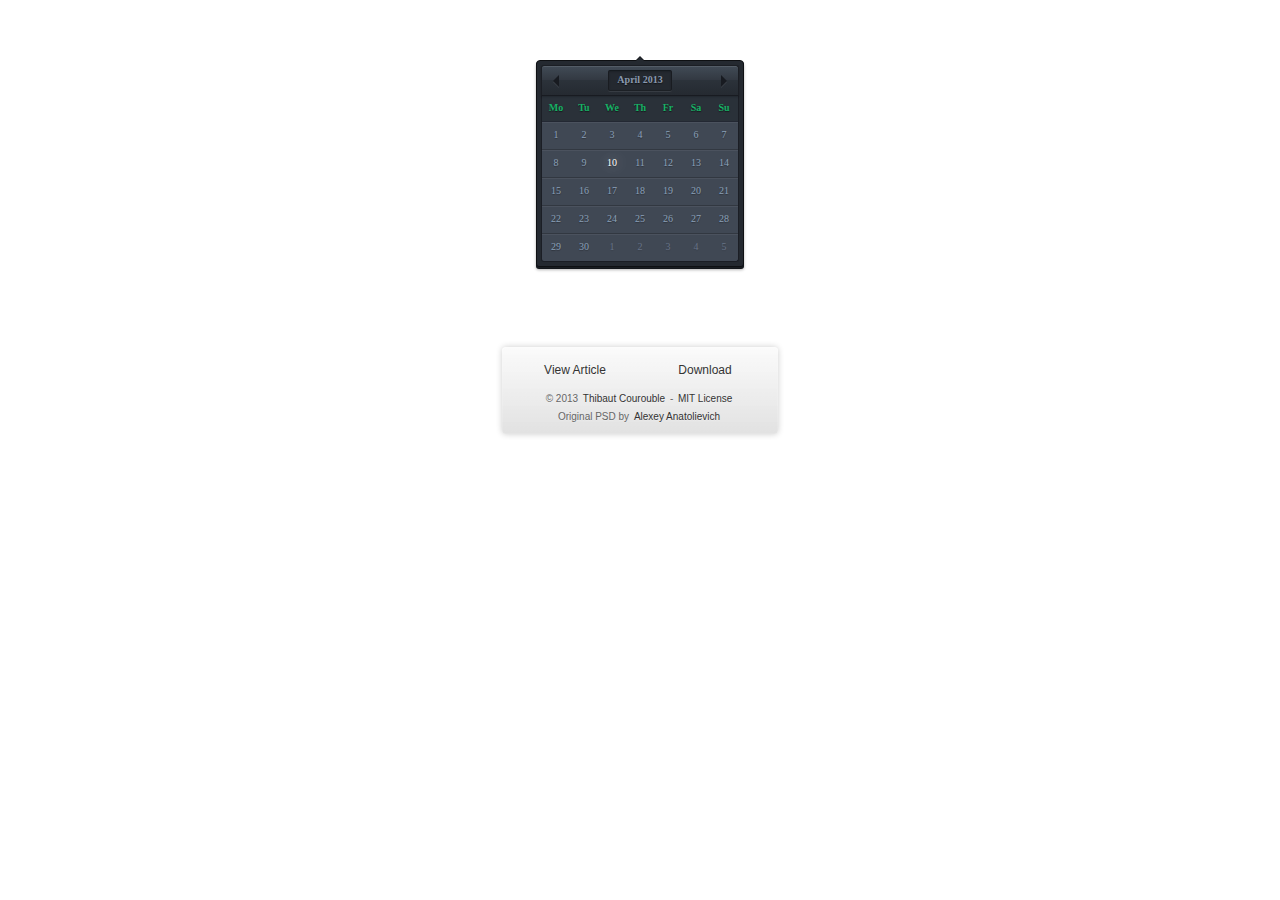
<file: calendar/index.html>
<!DOCTYPE html>
<!--[if lt IE 7]> <html class="lt-ie9 lt-ie8 lt-ie7" lang="en"> <![endif]-->
<!--[if IE 7]> <html class="lt-ie9 lt-ie8" lang="en"> <![endif]-->
<!--[if IE 8]> <html class="lt-ie9" lang="en"> <![endif]-->
<!--[if gt IE 8]><!--> <html lang="en"> <!--<![endif]-->
<head>
  <meta charset="utf-8">
  <meta http-equiv="X-UA-Compatible" content="IE=edge,chrome=1">
  <title>Dark Datepicker</title>
  <link rel="stylesheet" href="css/style.css">
  <!--[if lt IE 9]><script src="//html5shim.googlecode.com/svn/trunk/html5.js"></script><![endif]-->
</head>
<body>
  <table class="datepicker">
    <caption class="datepicker-caption">
      <a href="index.html" class="datepicker-prev">Previous</a>
      <span class="datepicker-title">April 2013</span>
      <a href="index.html" class="datepicker-next">Next</a>
    </caption>
    <thead class="datepicker-head">
      <tr>
        <th class="datepicker-th">Mo</th>
        <th class="datepicker-th">Tu</th>
        <th class="datepicker-th">We</th>
        <th class="datepicker-th">Th</th>
        <th class="datepicker-th">Fr</th>
        <th class="datepicker-th">Sa</th>
        <th class="datepicker-th">Su</th>
      </tr>
    </thead>
    <tbody class="datepicker-body">
      <tr>
        <td class="datepicker-td"><a href="index.html">1</a></td>
        <td class="datepicker-td"><a href="index.html">2</a></td>
        <td class="datepicker-td"><a href="index.html">3</a></td>
        <td class="datepicker-td"><a href="index.html">4</a></td>
        <td class="datepicker-td"><a href="index.html">5</a></td>
        <td class="datepicker-td"><a href="index.html">6</a></td>
        <td class="datepicker-td"><a href="index.html">7</a></td>
      </tr>
      <tr>
        <td class="datepicker-td"><a href="index.html">8</a></td>
        <td class="datepicker-td"><a href="index.html">9</a></td>
        <td class="datepicker-td today"><a href="index.html">10</a></td>
        <td class="datepicker-td"><a href="index.html">11</a></td>
        <td class="datepicker-td"><a href="index.html">12</a></td>
        <td class="datepicker-td"><a href="index.html">13</a></td>
        <td class="datepicker-td"><a href="index.html">14</a></td>
      </tr>
      <tr>
        <td class="datepicker-td"><a href="index.html">15</a></td>
        <td class="datepicker-td"><a href="index.html">16</a></td>
        <td class="datepicker-td"><a href="index.html">17</a></td>
        <td class="datepicker-td"><a href="index.html">18</a></td>
        <td class="datepicker-td"><a href="index.html">19</a></td>
        <td class="datepicker-td"><a href="index.html">20</a></td>
        <td class="datepicker-td"><a href="index.html">21</a></td>
      </tr>
      <tr>
        <td class="datepicker-td"><a href="index.html">22</a></td>
        <td class="datepicker-td"><a href="index.html">23</a></td>
        <td class="datepicker-td"><a href="index.html">24</a></td>
        <td class="datepicker-td"><a href="index.html">25</a></td>
        <td class="datepicker-td"><a href="index.html">26</a></td>
        <td class="datepicker-td"><a href="index.html">27</a></td>
        <td class="datepicker-td"><a href="index.html">28</a></td>
      </tr>
      <tr>
        <td class="datepicker-td"><a href="index.html">29</a></td>
        <td class="datepicker-td"><a href="index.html">30</a></td>
        <td class="datepicker-td off"><a href="index.html">1</a></td>
        <td class="datepicker-td off"><a href="index.html">2</a></td>
        <td class="datepicker-td off"><a href="index.html">3</a></td>
        <td class="datepicker-td off"><a href="index.html">4</a></td>
        <td class="datepicker-td off"><a href="index.html">5</a></td>
      </tr>
    </tbody>
  </table>

  <div class="about">
    <p class="about-links">
      <a href="http://www.cssflow.com/snippets/dark-datepicker" target="_parent">View Article</a>
      <a href="http://www.cssflow.com/snippets/dark-datepicker.zip" target="_parent">Download</a>
    </p>
    <p class="about-author">
      &copy; 2013 <a href="http://thibaut.me" target="_blank">Thibaut Courouble</a> -
      <a href="http://www.cssflow.com/mit-license" target="_blank">MIT License</a><br>
      Original PSD by <a href="http://dribbble.com/shots/899662-Putty-Pack" target="_blank">Alexey Anatolievich</a>
    </p>
  </div>
</body>
</html>
</file>
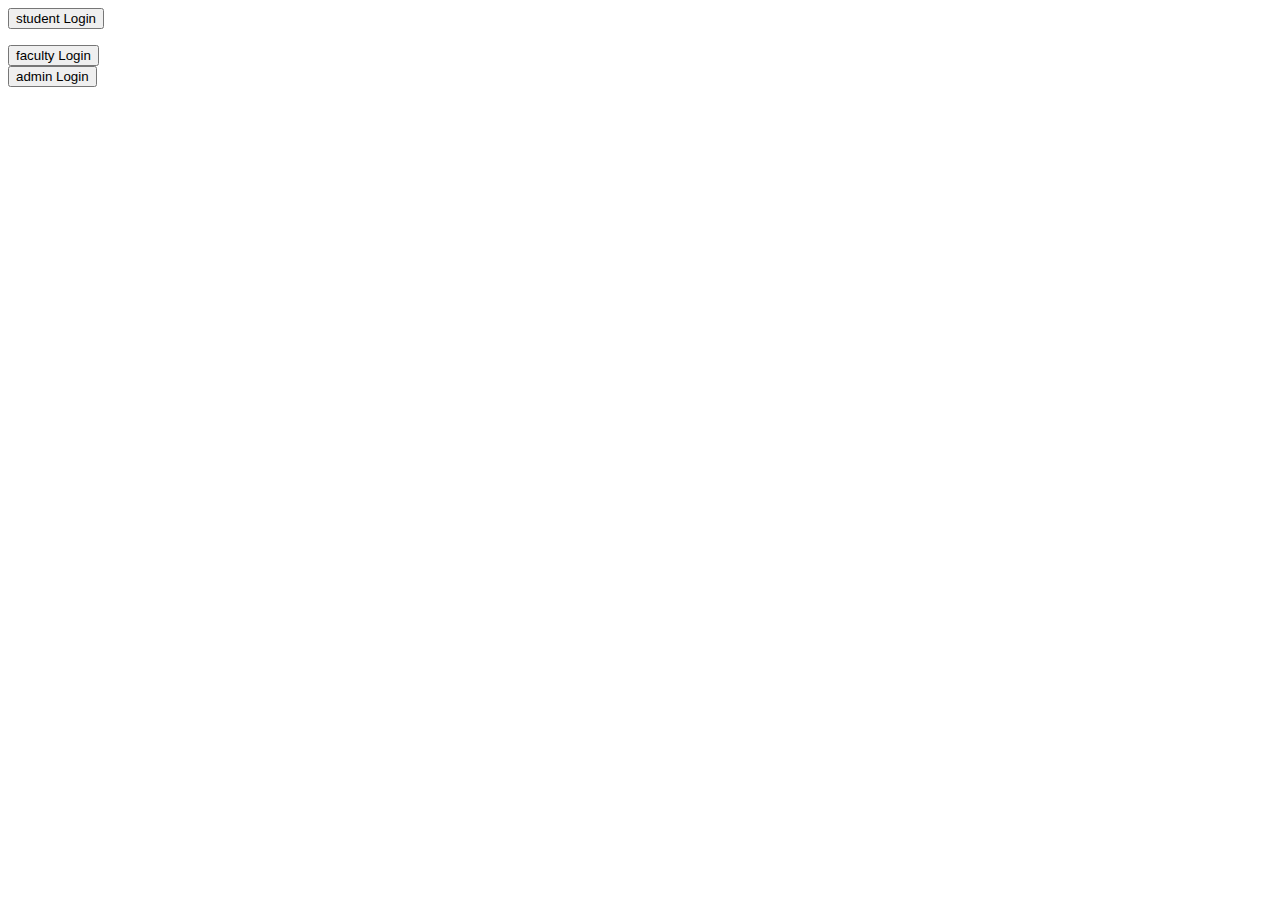
<file: try/index.html>
<html>
<head>
<title>Course Manager</title>
</head>
<body>
<div class = "loginStudent">
<form action = "studentLogin.php" method = "post">
<input type = "submit" value = "student Login">
</div>
<div class = "loginFaculty">
<form action = "facultyLogin.php" method = "post">
<input type = "submit" value = "faculty Login">
</div>
<div class = "loginAdmin">
<form action = "adminLogin.php" method = "post">
<input type = "submit" value = "admin Login">
</div>
</body>
</html>
</file>
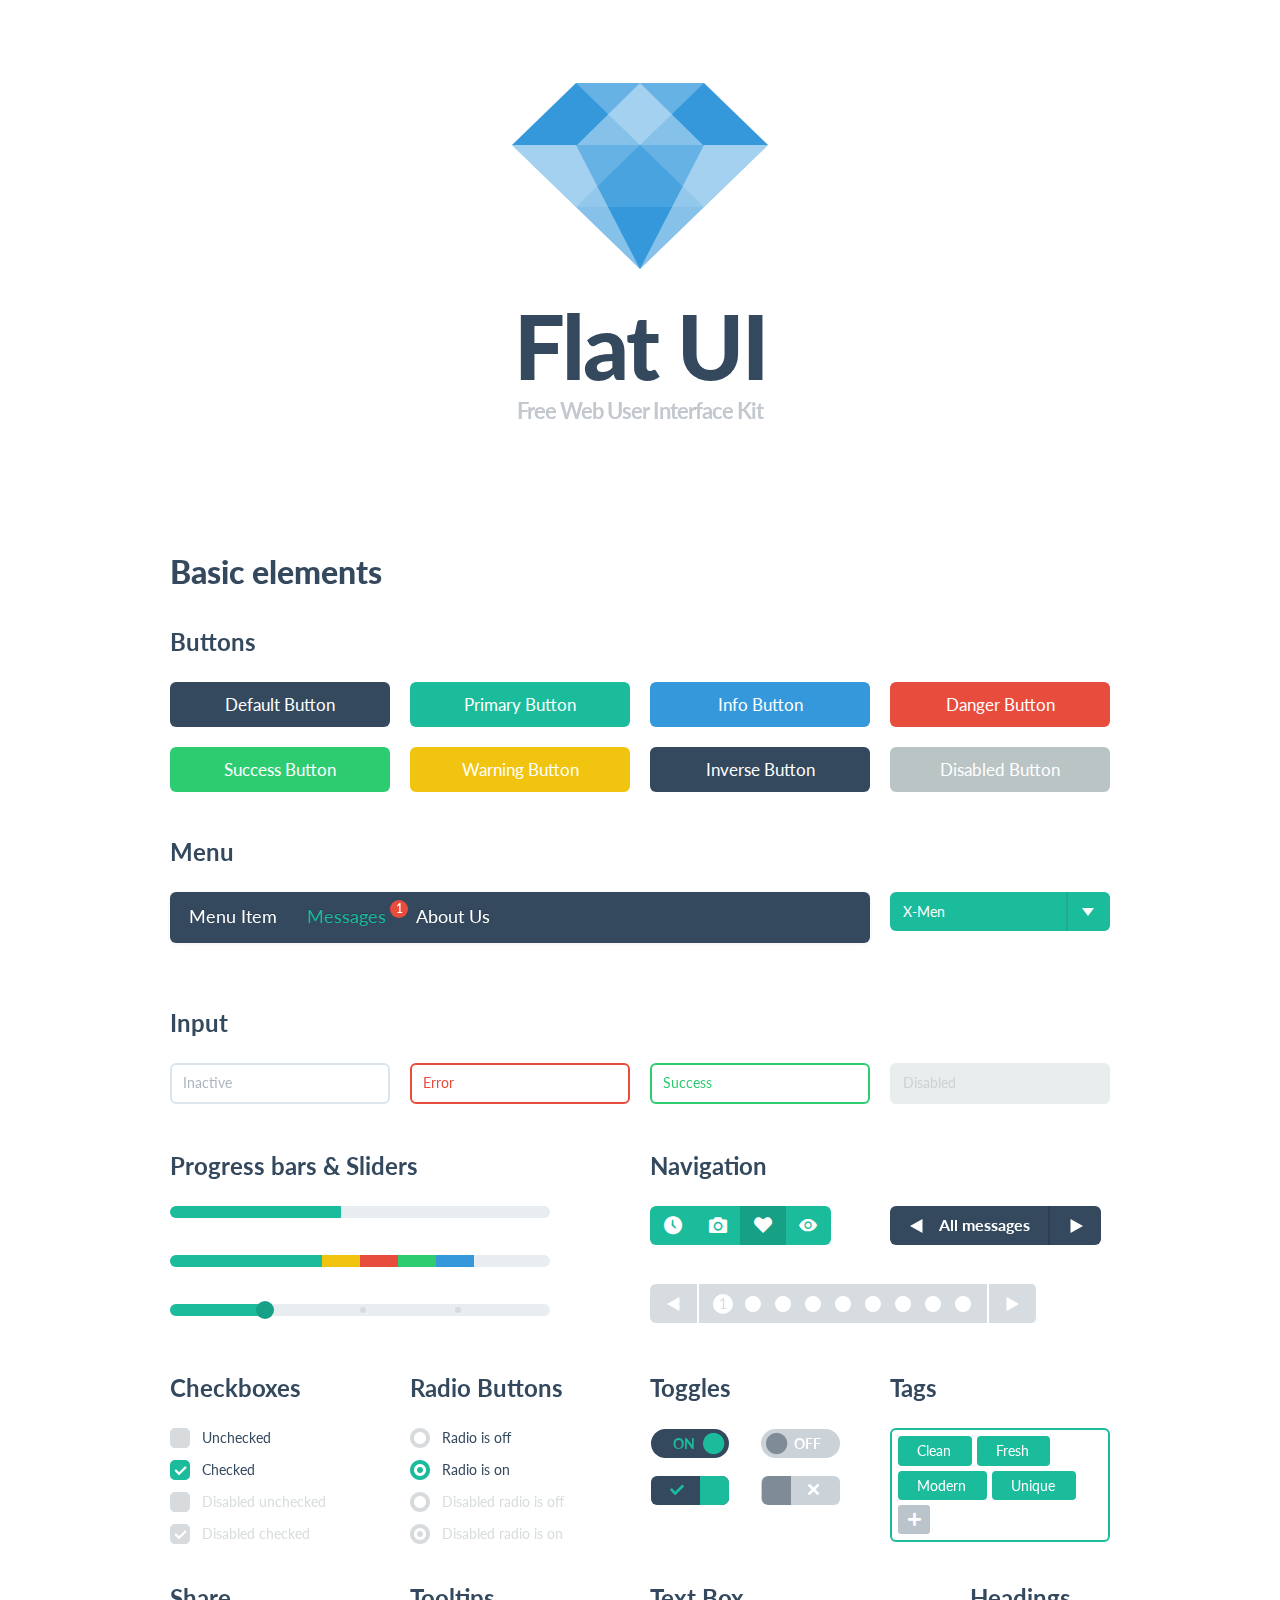
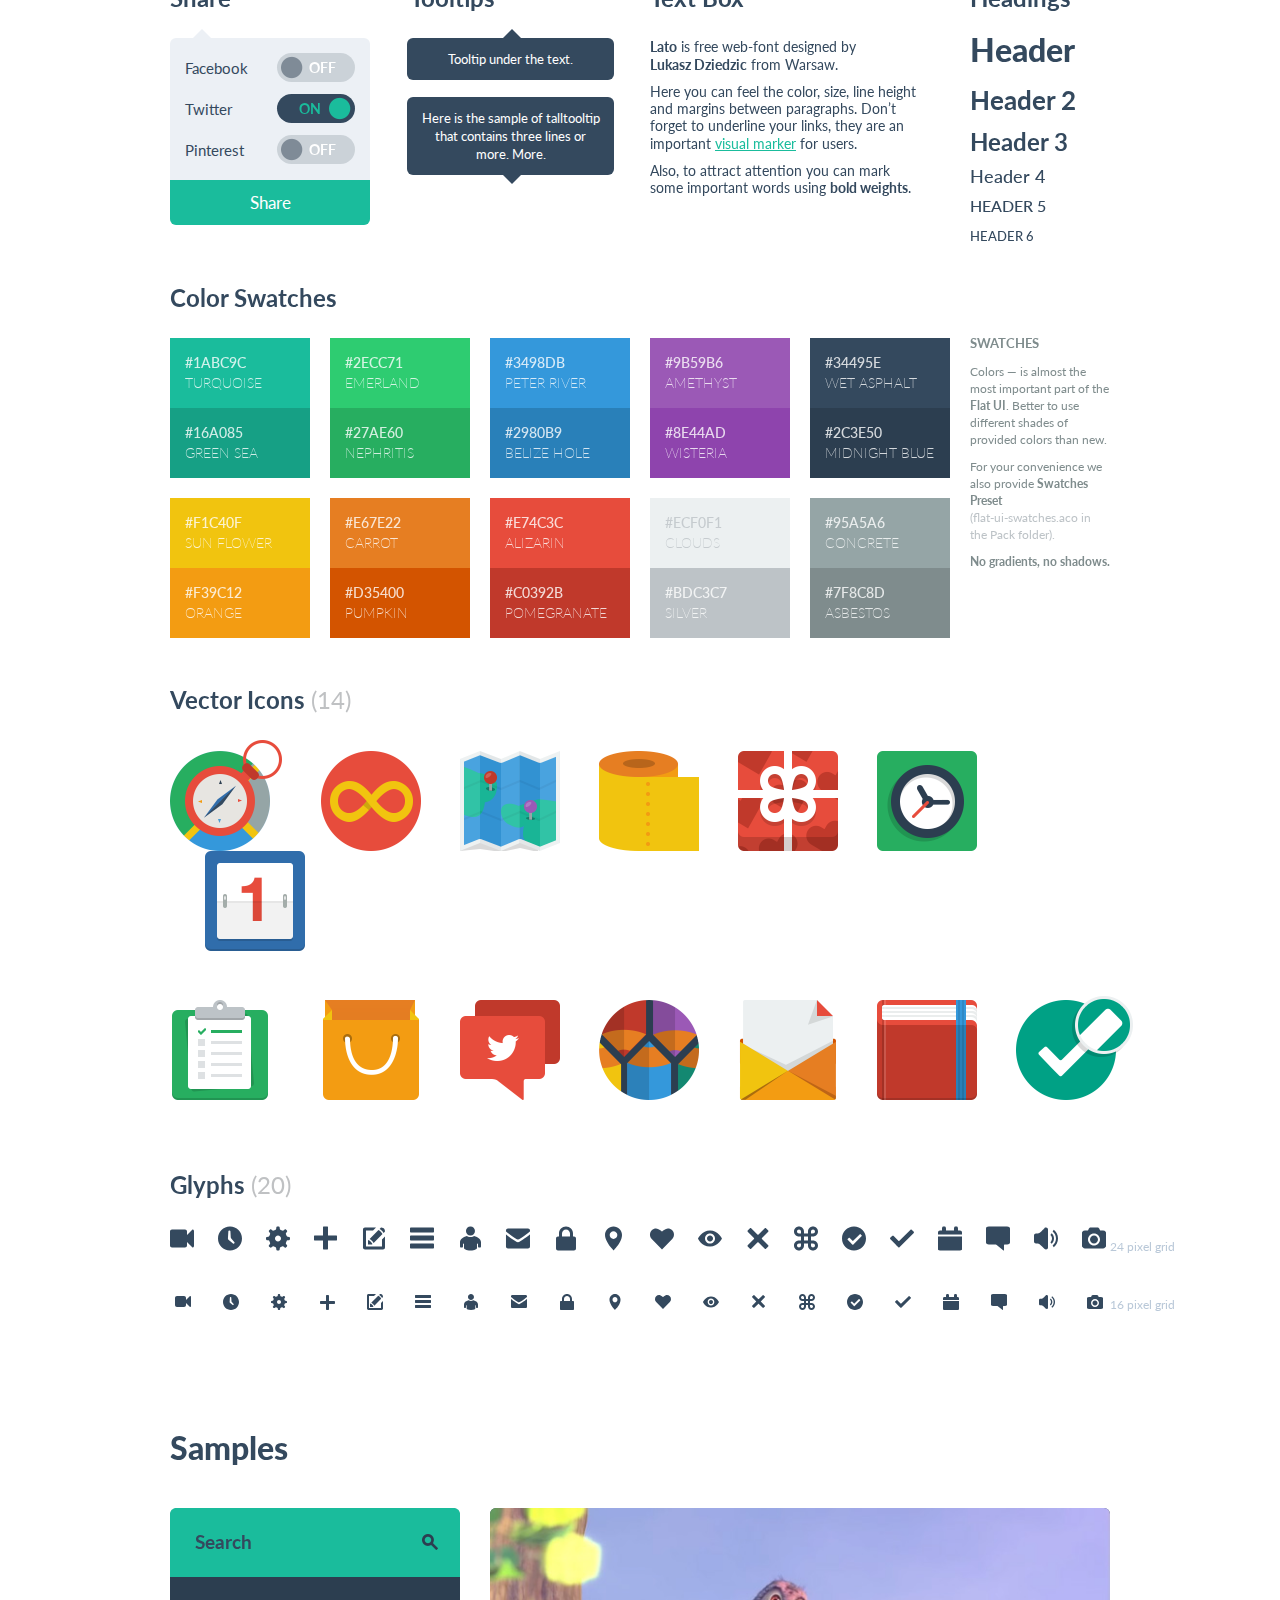
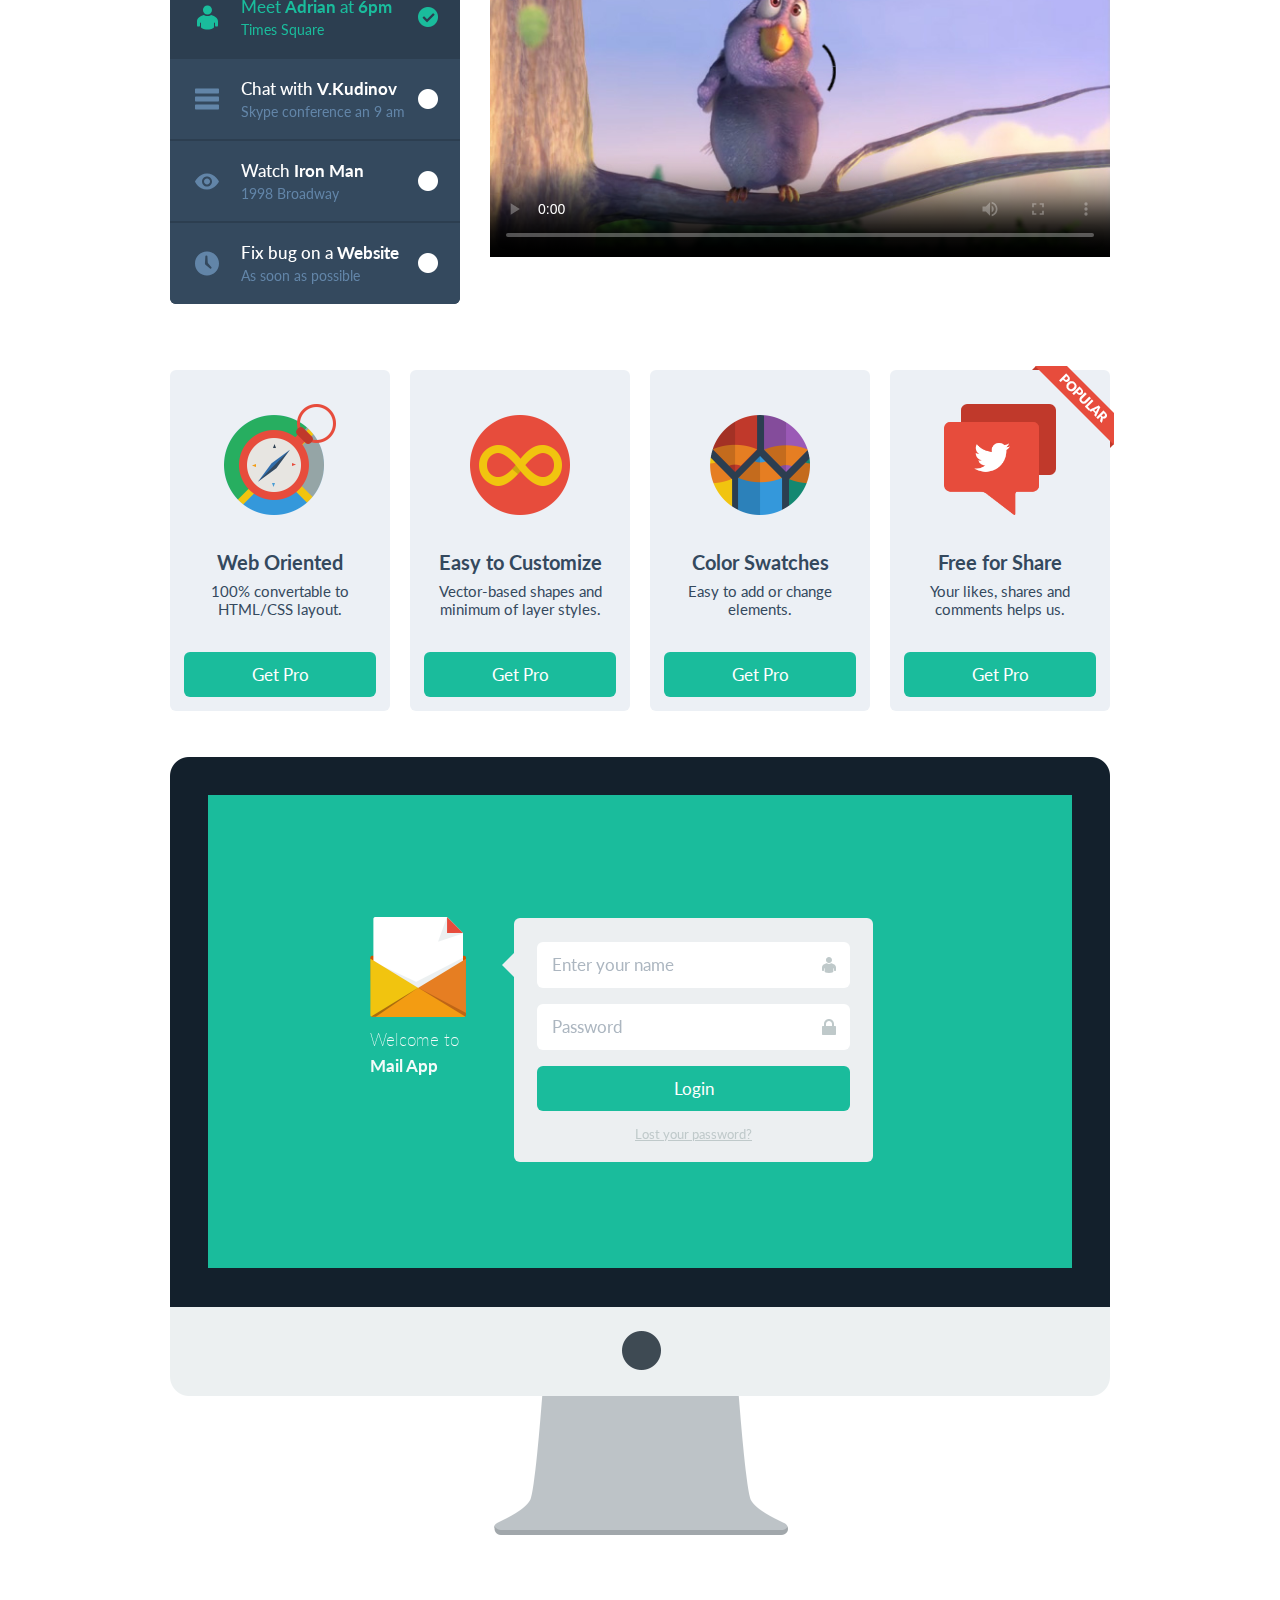
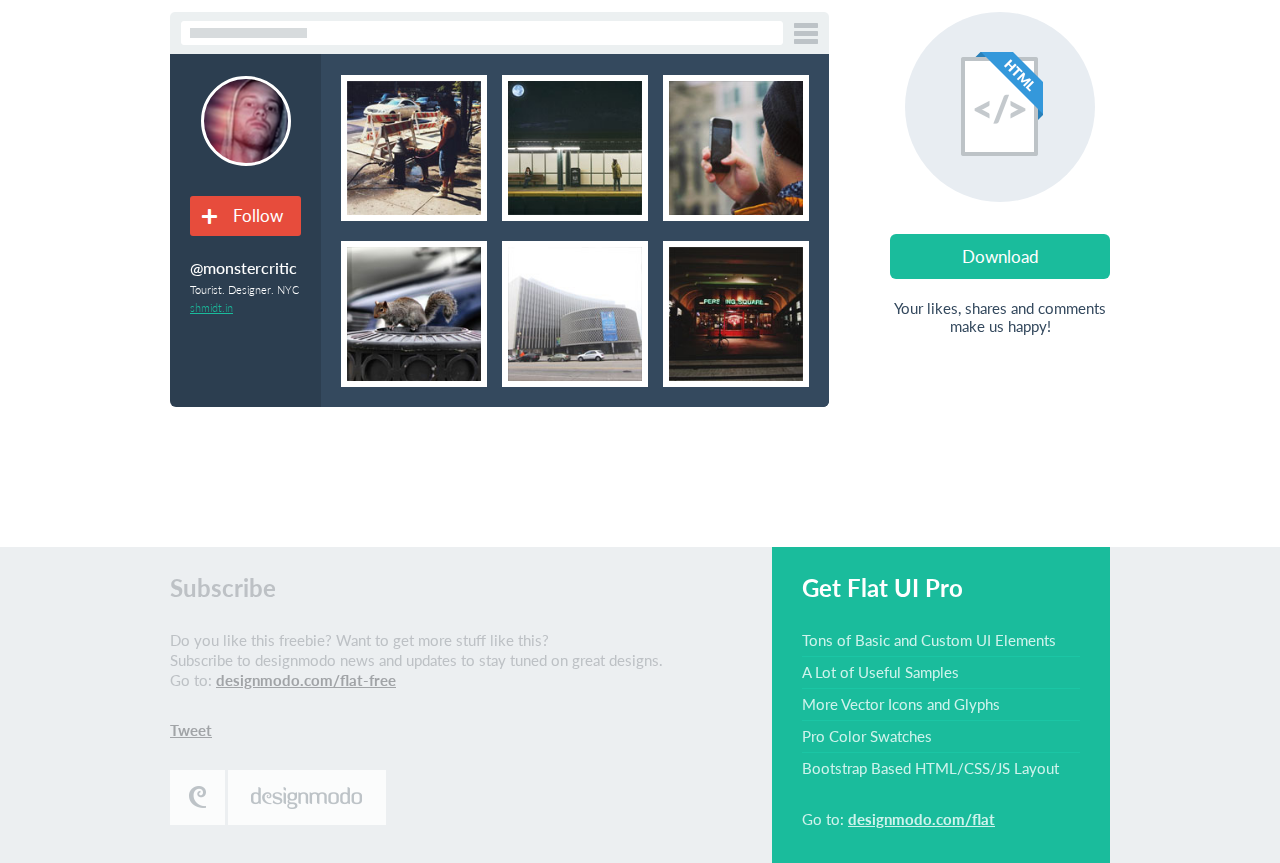
<file: flatui/Flat-UI-master/index.html>
<!DOCTYPE html>
<html lang="en">
  <head>
    <meta charset="utf-8">
    <title>Flat UI</title>
    <meta name="viewport" content="width=device-width, initial-scale=1.0">

    <!-- Loading Bootstrap -->
    <link href="css/bootstrap.css" rel="stylesheet">

    <!-- Loading Flat UI -->
    <link href="css/flat-ui.css" rel="stylesheet">
    <link rel="shortcut icon" href="images/favicon.ico">

    <!-- HTML5 shim, for IE6-8 support of HTML5 elements. All other JS at the end of file. -->
    <!--[if lt IE 9]>
      <script src="js/html5shiv.js"></script>
    <![endif]-->
  </head>
  <body>
    <div class="container">
      <div class="demo-headline">
        <h1 class="demo-logo">
          <div class="logo"></div>
          Flat UI
          <small>Free Web User Interface Kit</small>
        </h1>
      </div> <!-- /demo-headline -->

      <h1>Basic elements</h1>
      <h3 class="demo-panel-title">Buttons</h3>

      <div class="row demo-row">
        <div class="span3">
          <a href="#" class="btn btn-large btn-block">Default Button</a>
        </div>
        <div class="span3">
          <a href="#" class="btn btn-large btn-block btn-primary">Primary Button</a>
        </div>
        <div class="span3">
          <a href="#" class="btn btn-large btn-block btn-info">Info Button</a>
        </div>
        <div class="span3">
          <a href="#" class="btn btn-large btn-block btn-danger">Danger Button</a>
        </div>
      </div> <!-- /row -->

      <div class="row demo-row">
        <div class="span3">
          <a href="#" class="btn btn-large btn-block btn-success">Success Button</a>
        </div>
        <div class="span3">
          <a href="#" class="btn btn-large btn-block btn-warning">Warning Button</a>
        </div>
        <div class="span3">
          <a href="#" class="btn btn-large btn-block btn-inverse">Inverse Button</a>
        </div>
        <div class="span3">
          <a href="#" class="btn btn-large btn-block disabled">Disabled Button</a>
        </div>
      </div> <!-- /row -->

      <h3 class="demo-panel-title">Menu</h3>
      <div class="row demo-row">
        <div class="span9">
          <div class="navbar navbar-inverse">
            <div class="navbar-inner">
              <div class="container">
                <button type="button" class="btn btn-navbar" data-toggle="collapse" data-target=".nav-collapse">
                  <span class="icon-bar"></span>
                  <span class="icon-bar"></span>
                  <span class="icon-bar"></span>
                </button>
                <div class="nav-collapse collapse">
                  <ul class="nav">
                    <li>
                      <a href="#">
                        Menu Item
                        <span class="navbar-unread">1</span>
                      </a>
                    </li>
                    <li class="active">
                      <a href="#">
                        Messages
                        <span class="navbar-unread">1</span>
                      </a>
                      <ul>
                        <li><a href="#">Element One</a></li>
                        <li>
                          <a href="#">Sub menu</a>
                          <ul>
                            <li><a href="#">Element One</a></li>
                            <li><a href="#">Element Two</a></li>
                            <li><a href="#">Element Three</a></li>
                          </ul> <!-- /Sub menu -->
                        </li>
                        <li><a href="#">Element Three</a></li>
                      </ul> <!-- /Sub menu -->
                    </li>
                    <li>
                      <a href="#">
                        About Us
                        <span class="navbar-unread">1</span>
                      </a>
                    </li>
                  </ul>
                </div><!--/.nav-collapse -->
              </div>
            </div>
          </div>
        </div>
        <div class="span3">
          <select value="X-Men" class="span3" tabindex="1" name="herolist">
            <option value="0">Choose hero</option>
            <option value="1">Spider Man</option>
            <option value="2">Wolverine</option>
            <option value="3">Captain America</option>
            <option value="X-Men" selected="selected">X-Men</option>
            <option value="Crocodile">Crocodile</option>
          </select>
        </div>
      </div> <!-- /row -->

      <h3 class="demo-panel-title">Input</h3>
      <div class="row">
        <div class="span3">
          <input type="text" value="" placeholder="Inactive" class="span3" />
        </div>
        <div class="span3">
          <div class="control-group error">
            <input type="text" value="Error" class="span3" />
          </div>
        </div>
        <div class="span3">
          <div class="control-group success">
            <input type="text" value="Success" class="span3" />
          </div>
        </div>
        <div class="span3">
          <input type="text" value="Disabled" disabled="disabled" class="span3" />
        </div>
      </div> <!-- /row -->

      <div class="row">
        <div class="span5">
          <h3 class="demo-panel-title">Progress bars &amp; Sliders</h3>
          <div class="progress">
            <div class="bar" style="width: 45%;"></div>
          </div>
          <br/>
          <div class="progress">
            <div class="bar" style="width: 40%;"></div>
            <div class="bar bar-warning" style="width: 10%;"></div>
            <div class="bar bar-danger" style="width: 10%;"></div>
            <div class="bar bar-success" style="width: 10%;"></div>
            <div class="bar bar-info" style="width: 10%;"></div>
          </div>
          <br/>
          <div id="slider" class="ui-slider">
            <div class="ui-slider-segment"></div>
            <div class="ui-slider-segment"></div>
            <div class="ui-slider-segment"></div>
          </div>
        </div> <!-- /sliders -->

        <div class="span6 offset1">
          <h3 class="demo-panel-title">Navigation</h3>
          <div class="row demo-navigation">
            <div class="span3">
              <div class="btn-toolbar">
                <div class="btn-group">
                  <a class="btn btn-primary" href="#"><i class="fui-time-16"></i></a>
                  <a class="btn btn-primary" href="#"><i class="fui-camera-16"></i></a>
                  <a class="btn btn-primary active" href="#"><i class="fui-heart-16"></i></a>
                  <a class="btn btn-primary" href="#"><i class="fui-eye-16"></i></a>
                </div>
              </div> <!-- /toolbar -->
            </div>
            <div class="span3 demo-pager">
              <ul class="pager">
                <li class="previous">
                  <a href="#">
                    <img src="images/pager/previous.png" />
                    All messages
                  </a>
                </li>
                <!-- <li class="pager-center">Center</li> -->
                <li class="next">
                  <a href="#">
                    <img src="images/pager/next.png" />
                  </a>
                </li>
              </ul> <!-- /pager -->
            </div>
          </div> <!-- /demo-navigation -->

          <div class="pagination">
            <ul>
              <li class="previous"><a href="#"><img src="images/pager/previous.png" /></a></li>
              <li class="active"><a href="#">1</a></li>
              <li><a href="#">2</a></li>
              <li><a href="#">3</a></li>
              <li><a href="#">4</a></li>
              <li><a href="#">5</a></li>
              <li><a href="#">6</a></li>
              <li><a href="#">7</a></li>
              <li><a href="#">8</a></li>
              <li><a href="#">9</a></li>
              <li class="next"><a href="#"><img src="images/pager/next.png" /></a></li>
            </ul>
          </div>
        </div> <!-- /navigation -->
      </div> <!-- /row -->

      <div class="row">
        <div class="span3">
          <h3 class="demo-panel-title">Checkboxes</h3>
          <label class="checkbox" for="checkbox1">
            <input type="checkbox" value="" id="checkbox1">
            Unchecked
          </label>
          <label class="checkbox" for="checkbox2">
            <input type="checkbox" checked="checked" value="" id="checkbox2">
            Checked
          </label>

          <label class="checkbox" for="checkbox3">
            <input type="checkbox" value="" id="checkbox3" disabled="">
            Disabled unchecked
          </label>
          <label class="checkbox" for="checkbox4">
            <input type="checkbox" checked="checked" value="" id="checkbox4" disabled="">
            Disabled checked
          </label>
        </div> <!-- /checkboxes span3 -->

        <div class="span3">
          <h3 class="demo-panel-title">Radio Buttons</h3>
          <label class="radio">
            <input type="radio" name="optionsRadios" id="optionsRadios1" value="option1">
            Radio is off
          </label>
          <label class="radio">
            <input type="radio" name="optionsRadios" id="optionsRadios2" value="option1" checked="">
            Radio is on
          </label>

          <label class="radio">
            <input type="radio" name="optionsRadiosDisabled" id="optionsRadios3" value="option2" disabled="">
            Disabled radio is off
          </label>
          <label class="radio">
            <input type="radio" name="optionsRadiosDisabled" id="optionsRadios4" value="option2" checked="" disabled="">
            Disabled radio is on
          </label>
        </div> <!-- /radios span3 -->

        <div class="span3">
          <h3 class="demo-panel-title">Toggles</h3>

          <table width="100%">
            <tr>
              <td width="50%">
                <div class="toggle">
                  <label class="toggle-radio" for="toggleOption2">ON</label>
                  <input type="radio" name="toggleOptions" id="toggleOption1" value="option1" checked="checked">
                  <label class="toggle-radio" for="toggleOption1">OFF</label>
                  <input type="radio" name="toggleOptions" id="toggleOption2" value="option2">
                </div>
              </td>

              <td>
                <div class="toggle">
                  <label class="toggle-radio" for="toggleOption4">ON</label>
                  <input type="radio" name="toggleOptions2" id="toggleOption3" value="option3">
                  <label class="toggle-radio" for="toggleOption3">OFF</label>
                  <input type="radio" name="toggleOptions2" id="toggleOption4" value="option4" checked="checked">
                </div>
              </td>
            </tr>
            <tr>
              <td>
                <div class="toggle toggle-icon">
                  <label class="toggle-radio fui-checkmark-16" for="toggleOption6"></label>
                  <input type="radio" name="toggleOptions3" id="toggleOption5" value="option5" checked="checked">
                  <label class="toggle-radio fui-cross-16" for="toggleOption5"></label>
                  <input type="radio" name="toggleOptions3" id="toggleOption6" value="option6">
                </div>
              </td>

              <td>
                <div class="toggle toggle-icon">
                  <label class="toggle-radio fui-checkmark-16" for="toggleOption8"></label>
                  <input type="radio" name="toggleOptions4" id="toggleOption7" value="option7">
                  <label class="toggle-radio fui-cross-16" for="toggleOption7"></label>
                  <input type="radio" name="toggleOptions4" id="toggleOption8" value="option8" checked="checked">
                </div>
              </td>
            </tr>
          </table>
        </div> <!-- /toggles span3 -->

        <div class="span3">
          <h3 class="demo-panel-title">Tags</h3>
          <input name="tagsinput" id="tagsinput" class="tagsinput" value="Clean,Fresh,Modern,Unique" />
        </div>
      </div> <!-- /row -->

      <div class="row">
        <div class="span3">
          <h3 class="demo-panel-title">Share</h3>
          <div class="share mrl">
            <ul>
              <li>
                <label class="share-label" for="share-toggle2">Facebook</label>
                <div class="toggle">
                  <label class="toggle-radio" for="share-toggle2">ON</label>
                  <input type="radio" name="share-toggles" id="share-toggle2" value="toggle1">
                  <label class="toggle-radio" for="share-toggle1">OFF</label>
                  <input type="radio" name="share-toggles" id="share-toggle1" value="toggle2" checked="checked">
                </div>
              </li>
              <li>
                <label class="share-label" for="share-toggle4">Twitter</label>
                <div class="toggle">
                  <label class="toggle-radio" for="share-toggle4">ON</label>
                  <input type="radio" name="share-toggles2" id="share-toggle4" value="toggle1" checked="checked">
                  <label class="toggle-radio" for="share-toggle3">OFF</label>
                  <input type="radio" name="share-toggles2" id="share-toggle3" value="toggle2">
                </div>
              </li>
              <li>
                <label class="share-label" for="share-toggle6">Pinterest</label>
                <div class="toggle">
                  <label class="toggle-radio" for="share-toggle6">ON</label>
                  <input type="radio" name="share-toggles3" id="share-toggle6" value="toggle1">
                  <label class="toggle-radio" for="share-toggle5">OFF</label>
                  <input type="radio" name="share-toggles3" id="share-toggle5" value="toggle2" checked="checked">
                </div>
              </li>
            </ul>
            <a href="#" class="btn btn-primary btn-block btn-large">Share</a>
          </div> <!-- /share -->
        </div>

        <div class="span3">
          <div class="demo-tooltips">
            <h3 class="demo-panel-title">Tooltips</h3>
            <p align="center" data-toggle="tooltip" data-placement="bottom" title="Tooltip under the text."></p>
            <p align="center" data-toggle="tooltip" title="Here is the sample of talltooltip that contains three lines or more. More."></p>
          </div>
        </div> <!-- /span3 with tooltips -->

        <div class="span4">
          <div class="demo-text-box prl">
            <h3 class="demo-panel-title">Text Box</h3>
            <p><strong>Lato</strong> is free web-font designed by <strong>Lukasz&nbsp;Dziedzic</strong> from Warsaw.</p>
            <p>Here you can feel the color, size, line height and margins between paragraphs. Don’t forget to underline 
              your links, they are an important <a href="#">visual marker</a> for users.</p>
            <p>Also, to attract attention you can mark some&nbsp;important words using <strong>bold weights</strong>.</p>
          </div>
        </div> <!-- /text box -->

        <div class="span2">
          <h3 class="demo-panel-title demo-headings">Headings</h3>
          <h1>Header</h1>
          <h2>Header 2</h2>
          <h3>Header 3</h3>
          <h4>Header 4</h4>
          <h5>Header 5</h5>
          <h6>Header 6</h6>
        </div> <!-- /headings -->
      </div> <!-- /row -->

      <div class="row">
        <div class="span10">
          <h3 class="demo-panel-title">Color Swatches</h3>
          <div class="row mbl">
            <div class="span2">
              <dl class="palette palette-firm">
                <dt>#1abc9c</dt>
                <dd>Turquoise</dd>
              </dl>
              <dl class="palette palette-firm-dark">
                <dt>#16a085</dt>
                <dd>Green sea</dd>
              </dl>
            </div>

            <div class="span2">
              <dl class="palette palette-success">
                <dt>#2ecc71</dt>
                <dd>Emerland</dd>
              </dl>
              <dl class="palette palette-success-dark">
                <dt>#27ae60</dt>
                <dd>Nephritis</dd>
              </dl>
            </div>

            <div class="span2">
              <dl class="palette palette-info">
                <dt>#3498db</dt>
                <dd>Peter river</dd>
              </dl>
              <dl class="palette palette-info-dark">
                <dt>#2980b9</dt>
                <dd>Belize hole</dd>
              </dl>
            </div>

            <div class="span2">
              <dl class="palette palette-amethyst">
                <dt>#9b59b6</dt>
                <dd>Amethyst</dd>
              </dl>
              <dl class="palette palette-wisteria">
                <dt>#8e44ad</dt>
                <dd>Wisteria</dd>
              </dl>
            </div>

            <div class="span2">
              <dl class="palette palette-night">
                <dt>#34495e</dt>
                <dd>Wet asphalt</dd>
              </dl>
              <dl class="palette palette-night-dark">
                <dt>#2c3e50</dt>
                <dd>Midnight blue</dd>
              </dl>
            </div>
          </div> <!-- /color swatches -->

          <div class="row mbl">
            <div class="span2">
              <dl class="palette palette-bright">
                <dt>#f1c40f</dt>
                <dd>Sun flower</dd>
              </dl>
              <dl class="palette palette-bright-dark">
                <dt>#f39c12</dt>
                <dd>Orange</dd>
              </dl>
            </div>

            <div class="span2">
              <dl class="palette palette-carrot">
                <dt>#e67e22</dt>
                <dd>Carrot</dd>
              </dl>
              <dl class="palette palette-pumpkin">
                <dt>#d35400</dt>
                <dd>Pumpkin</dd>
              </dl>
            </div>

            <div class="span2">
              <dl class="palette palette-alizarin">
                <dt>#e74c3c</dt>
                <dd>Alizarin</dd>
              </dl>
              <dl class="palette palette-pomegranate">
                <dt>#c0392b</dt>
                <dd>Pomegranate</dd>
              </dl>
            </div>

            <div class="span2">
              <dl class="palette palette-clouds">
                <dt>#ecf0f1</dt>
                <dd>Clouds</dd>
              </dl>
              <dl class="palette palette-silver">
                <dt>#bdc3c7</dt>
                <dd>Silver</dd>
              </dl>
            </div>

            <div class="span2">
              <dl class="palette palette-concrete">
                <dt>#95a5a6</dt>
                <dd>Concrete</dd>
              </dl>
              <dl class="palette palette-asbestos">
                <dt>#7f8c8d</dt>
                <dd>Asbestos</dd>
              </dl>
            </div>
          </div> <!-- /color swatches -->
        </div>

        <div class="span2">
          <h3 class="demo-panel-title">&nbsp;</h3>
          <h6 class="palette-headline">SWATCHES</h6>
          <p class="palette-paragraph">
            Colors &mdash; is almost the most important part of the <strong>Flat UI</strong>. Better to use different shades of provided colors than new.
          </p>
          <p class="palette-paragraph">
            For your convenience we also provide <strong>Swatches Preset</strong> <span>(flat&#8209;ui&#8209;swatches.aco in the Pack folder).</span>
          </p>
          <p class="palette-paragraph">
            <strong>No gradients, no shadows.</strong>
          </p>
        </div> <!-- /swatches desc -->
      </div> <!-- /swatches row -->

      <h3 class="demo-panel-title">Vector Icons <small>(14)</small></h3>
      <div class="demo-illustrations">
        <img src="images/illustrations/compass.png" class="big-illustration" src="" />
        <img src="images/illustrations/infinity.png" src="" />
        <img src="images/illustrations/map.png" src="" />
        <img src="images/illustrations/paper.png" src="" />
        <img src="images/illustrations/gift.png" src="" />
        <img src="images/illustrations/time.png" src="" />
        <img src="images/illustrations/calendar.png" src="" />
      </div>
      <div class="demo-illustrations">
        <img src="images/illustrations/clipboard.png" class="big-illustration-pusher" src="" />
        <img src="images/illustrations/bag.png" src="" />
        <img src="images/illustrations/share.png" src="" />
        <img src="images/illustrations/colors.png" src="" />
        <img src="images/illustrations/mail.png" src="" />
        <img src="images/illustrations/book.png" src="" />
        <img src="images/illustrations/retina.png" class="big-retina-illustration" src="" />
      </div>

      <div class="demo-icons">
        <h3 class="demo-panel-title">Glyphs <small>(20)</small></h3>
        <div class="demo-icons-24">
          <span class="fui-video-24"></span>
          <span class="fui-time-24"></span>
          <span class="fui-settings-24"></span>
          <span class="fui-plus-24"></span>
          <span class="fui-new-24"></span>
          <span class="fui-menu-24"></span>
          <span class="fui-man-24"></span>
          <span class="fui-mail-24"></span>
          <span class="fui-lock-24"></span>
          <span class="fui-location-24"></span>
          <span class="fui-heart-24"></span>
          <span class="fui-eye-24"></span>
          <span class="fui-cross-24"></span>
          <span class="fui-cmd-24"></span>
          <span class="fui-checkround-24"></span>
          <span class="fui-checkmark-24"></span>
          <span class="fui-calendar-24"></span>
          <span class="fui-bubble-24"></span>
          <span class="fui-volume-24"></span>
          <span class="fui-camera-24"></span>
          <span class="demo-icons-tooltip">24 pixel grid</span>
        </div>

        <div class="demo-icons-16">
          <span class="fui-video-16"></span>
          <span class="fui-time-16"></span>
          <span class="fui-settings-16"></span>
          <span class="fui-plus-16"></span>
          <span class="fui-new-16"></span>
          <span class="fui-menu-16"></span>
          <span class="fui-man-16"></span>
          <span class="fui-mail-16"></span>
          <span class="fui-lock-16"></span>
          <span class="fui-location-16"></span>
          <span class="fui-heart-16"></span>
          <span class="fui-eye-16"></span>
          <span class="fui-cross-16"></span>
          <span class="fui-cmd-16"></span>
          <span class="fui-checkround-16"></span>
          <span class="fui-checkmark-16"></span>
          <span class="fui-calendar-16"></span>
          <span class="fui-bubble-16"></span>
          <span class="fui-volume-16"></span>
          <span class="fui-camera-16"></span>
          <span class="demo-icons-tooltip">16 pixel grid</span>
        </div>
      </div> <!-- /icon font row -->

      <h1 class="mbl pbl">Samples</h1>
      <div class="row demo-samples">
        <div class="span4">
          <div class="todo mrm">
            <div class="todo-search">
              <input class="todo-search-field" type="search" value="" placeholder="Search" />
            </div>
            <ul>
              <li class="todo-done">
                <div class="todo-icon fui-man-24"></div>
                <div class="todo-content">
                  <h4 class="todo-name">
                    Meet <strong>Adrian</strong> at <strong>6pm</strong>
                  </h4>
                  Times Square
                </div>
              </li>

              <li>
                <div class="todo-icon fui-menu-24"></div>
                <div class="todo-content">
                  <h4 class="todo-name">
                    Chat with <strong>V.Kudinov</strong>
                  </h4>
                  Skype conference an 9 am
                </div>
              </li>

              <li>
                <div class="todo-icon fui-eye-24"></div>
                <div class="todo-content">
                  <h4 class="todo-name">
                    Watch <strong>Iron Man</strong>
                  </h4>
                  1998 Broadway
                </div>
              </li>

              <li>
                <div class="todo-icon fui-time-24"></div>
                <div class="todo-content">
                  <h4 class="todo-name">
                    Fix bug on a <strong>Website</strong>
                  </h4>
                  As soon as possible
                </div>
              </li>
            </ul>
          </div>
        </div> <!-- /todo list -->

        <div class="span8 demo-video">
          <!--[if !IE]> -->
            <video class="video-js" controls
              preload="auto" width="620" height="349" poster="images/video/poster.jpg" data-setup="{}">
              <source src="http://iurevych.github.com/Flat-UI-videos/big_buck_bunny.mp4" type="video/mp4">
              <source src="http://iurevych.github.com/Flat-UI-videos/big_buck_bunny.webm" type="video/webm">
            </video>
          <!-- <![endif]-->

          <!--[if IE]>
            <video class="video-js" controls
              preload="auto" width="620" height="256" poster="http://video-js.zencoder.com/oceans-clip.jpg" data-setup="{}">
              <source src="http://video-js.zencoder.com/oceans-clip.mp4" type='video/mp4'/>
              <source src="http://video-js.zencoder.com/oceans-clip.webm" type='video/webm'/>
            </video>
          <![endif]-->
        </div> <!-- /video -->
      </div>

      <div class="row demo-tiles">
        <div class="span3">
          <div class="tile">
            <img class="tile-image big-illustration" alt="" src="images/illustrations/compass.png" />
            <h3 class="tile-title">Web Oriented</h3>
            <p>100% convertable to HTML/CSS layout.</p>
            <a class="btn btn-primary btn-large btn-block" href="#">Get Pro</a>
          </div>
        </div>

        <div class="span3">
          <div class="tile">
            <img class="tile-image" alt="" src="images/illustrations/infinity.png" />
            <h3 class="tile-title">Easy to Customize</h3>
            <p>Vector-based shapes and minimum of layer styles.</p>
            <a class="btn btn-primary btn-large btn-block" href="#">Get Pro</a>
          </div>
        </div>

        <div class="span3">
          <div class="tile">
            <img class="tile-image" alt="" src="images/illustrations/colors.png" />
            <h3 class="tile-title">Color Swatches</h3>
            <p>Easy to add or change elements. </p>
            <a class="btn btn-primary btn-large btn-block" href="#">Get Pro</a>
          </div>
        </div>

        <div class="span3">
          <div class="tile tile-hot">
            <img class="tile-image big-illustration" alt="" src="images/illustrations/share.png" />
            <h3 class="tile-title">Free for Share</h3>
            <p>Your likes, shares and comments helps us.</p>
            <a class="btn btn-primary btn-large btn-block" href="#">Get Pro</a>
          </div>

        </div>
      </div> <!-- /tiles -->

      <div class="login">
        <div class="login-screen">
          <div class="login-icon">
            <img src="images/login/icon.png" alt="Welcome to Mail App" />
            <h4>Welcome to <small>Mail App</small></h4>
          </div>

          <div class="login-form">
            <div class="control-group">
              <input type="text" class="login-field" value="" placeholder="Enter your name" id="login-name" />
              <label class="login-field-icon fui-man-16" for="login-name"></label>
            </div>

            <div class="control-group">
              <input type="password" class="login-field" value="" placeholder="Password" id="login-pass" />
              <label class="login-field-icon fui-lock-16" for="login-pass"></label>
            </div>

            <a class="btn btn-primary btn-large btn-block" href="#">Login</a>
            <a class="login-link" href="#">Lost your password?</a>
          </div>
        </div>
      </div>

      <div class="row">
        <div class="span9">
          <div class="demo-browser">
            <div class="demo-browser-side">
              <div class="demo-browser-author"></div>
              <div class="demo-browser-action">
                <a class="btn btn-danger btn-large btn-block" href="http://twitter.com/monstercritic" target="_blank">
                  Follow
                </a>
              </div>
              <h5>@monstercritic</h5>
              <h6>
                Tourist. Designer. NYC
                <a href="http://shmidt.in" target="_blank">shmidt.in</a>
              </h6>
            </div>
            <div class="demo-browser-content">
              <img src="images/demo/browser-pic-1.jpg" alt="" />
              <img src="images/demo/browser-pic-2.jpg" alt="" />
              <img src="images/demo/browser-pic-3.jpg" alt="" />
              <img src="images/demo/browser-pic-4.jpg" alt="" />
              <img src="images/demo/browser-pic-5.jpg" alt="" />
              <img src="images/demo/browser-pic-6.jpg" alt="" />
            </div>
          </div>
        </div>

        <div class="span3">
          <div class="demo-download">
            <img src="images/demo/html-icon.png" src="Free PSD" />
          </div>

          <a href="https://github.com/designmodo/Flat-UI/archive/master.zip" class="btn btn-primary btn-large btn-block">Download</a>

          <p class="demo-download-text">Your likes, shares and comments make us happy!</p>
        </div>
      </div> <!-- /download area -->

    </div> <!-- /container -->

    <footer>
      <div class="container">
        <div class="row">
          <div class="span7">
            <h3 class="footer-title">Subscribe</h3>
            <p>Do you like this freebie? Want to get more stuff like this?<br/>
              Subscribe to designmodo news and updates to stay tuned on great designs.<br/>
              Go to: <a href="http://designmodo.com/flat-free" target="_blank">designmodo.com/flat-free</a>
            </p>

            <p class="pvl">
              <a href="https://twitter.com/share" class="twitter-share-button" data-url="http://designmodo.com/flat-free/" data-text="Flat UI Free - PSD&amp;HTML User Interface Kit" data-via="designmodo" data-size="large">Tweet</a>
              <script>!function(d,s,id){var js,fjs=d.getElementsByTagName(s)[0];if(!d.getElementById(id)){js=d.createElement(s);js.id=id;js.src="//platform.twitter.com/widgets.js";fjs.parentNode.insertBefore(js,fjs);}}(document,"script","twitter-wjs");</script>
            </p>

            <a class="footer-brand" href="http://designmodo.com" target="_blank">
              <img src="images/footer/logo.png" alt="Designmodo.com" />
            </a>
          </div> <!-- /span8 -->

          <div class="span5">
            <div class="footer-banner">
              <h3 class="footer-title">Get Flat UI Pro</h3>
              <ul>
                <li>Tons of Basic and Custom UI Elements</li>
                <li>A Lot of Useful Samples</li>
                <li>More Vector Icons and Glyphs</li>
                <li>Pro Color Swatches</li>
                <li>Bootstrap Based HTML/CSS/JS Layout</li>
              </ul>
              Go to: <a href="http://designmodo.com/flat" target="_blank">designmodo.com/flat</a>
            </div>
          </div>
        </div>
      </div>
    </footer>

    <!-- Load JS here for greater good =============================-->
    <script src="js/jquery-1.8.2.min.js"></script>
    <script src="js/jquery-ui-1.10.0.custom.min.js"></script>
    <script src="js/jquery.dropkick-1.0.0.js"></script>
    <script src="js/custom_checkbox_and_radio.js"></script>
    <script src="js/custom_radio.js"></script>
    <script src="js/jquery.tagsinput.js"></script>
    <script src="js/bootstrap-tooltip.js"></script>
    <script src="js/jquery.placeholder.js"></script>
    <script src="http://vjs.zencdn.net/c/video.js"></script>
    <script src="js/application.js"></script>
    <!--[if lt IE 8]>
      <script src="js/icon-font-ie7.js"></script>
      <script src="js/icon-font-ie7-24.js"></script>
    <![endif]-->
  </body>
</html>
</file>
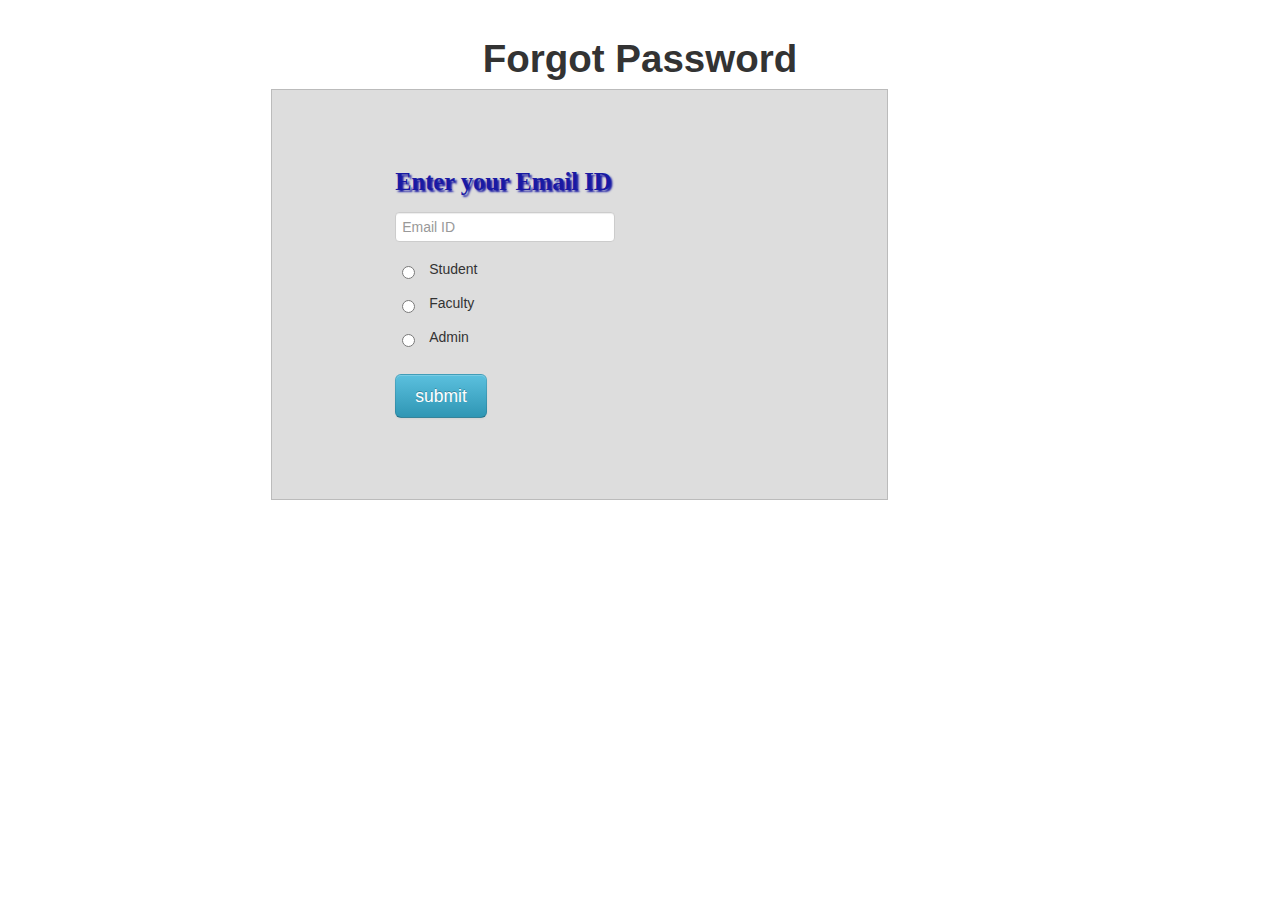
<file: forgot.html>
<!DOCTYPE html PUBLIC "-//W3C//DTD XHTML 1.0 Strict//EN"
    "http://www.w3.org/TR/xhtml1/DTD/xhtml1-strict.dtd">
<html xmlns="http://www.w3.org/1999/xhtml" xml:lang="en" lang="en">
<head>
	<meta http-equiv="Content-Type" content="text/html;charset=utf-8" />
	<link href='images/favicon.ico' rel='icon' type='image/x-icon' />
	<link rel="stylesheet" type="text/css" href="bootstrap/css/bootstrap.css">
	<script type="text/javascript" src="bootstrap/js/bootstrap.js"></script>
	<title>Welcome to Course Manager</title>
	<link rel="stylesheet" type="text/css" href="css/style.css">
<script type="text/javascript" src="js/jquery.min.js"></script>
<script type="text/javascript">
</script>
<style type="text/css">
div.gete{
	border: 1px #bbbbbb solid;
	background-color: #dddddd;
	width:40%;
	margin-left: 20%;
	margin-right: 20%;
	padding-top: 5%;
	padding-bottom: 5%;
	padding-left: 10%;
}
</style>
</head>
<body>
	<div class="pagewrapper">
		<h1 align="center">Forgot Password</h1>
		<div class="gete">
					<h3>Enter your Email ID</h3>
		<form action="forgot.php" method="post">
		<input type="text" placeholder="Email ID" name="emailp">
		<br/>
		<table>
		<tr><td><input class="radbut" class="rad" type="radio" name="type" value="student"></td><td>Student</td></tr>
		<tr><td><input class="radbut" type="radio" name="type" value="fac"></td><td>Faculty</td></tr>
		<tr><td><input class="radbut" type="radio" name="type" value="admin"></td><td>Admin</td></tr>
		</table>
		<br/>
		<input type="submit" value="submit" class="btn-large btn btn-info">
	</form>
	</div>
	</div>
</body>
</html>
</file>
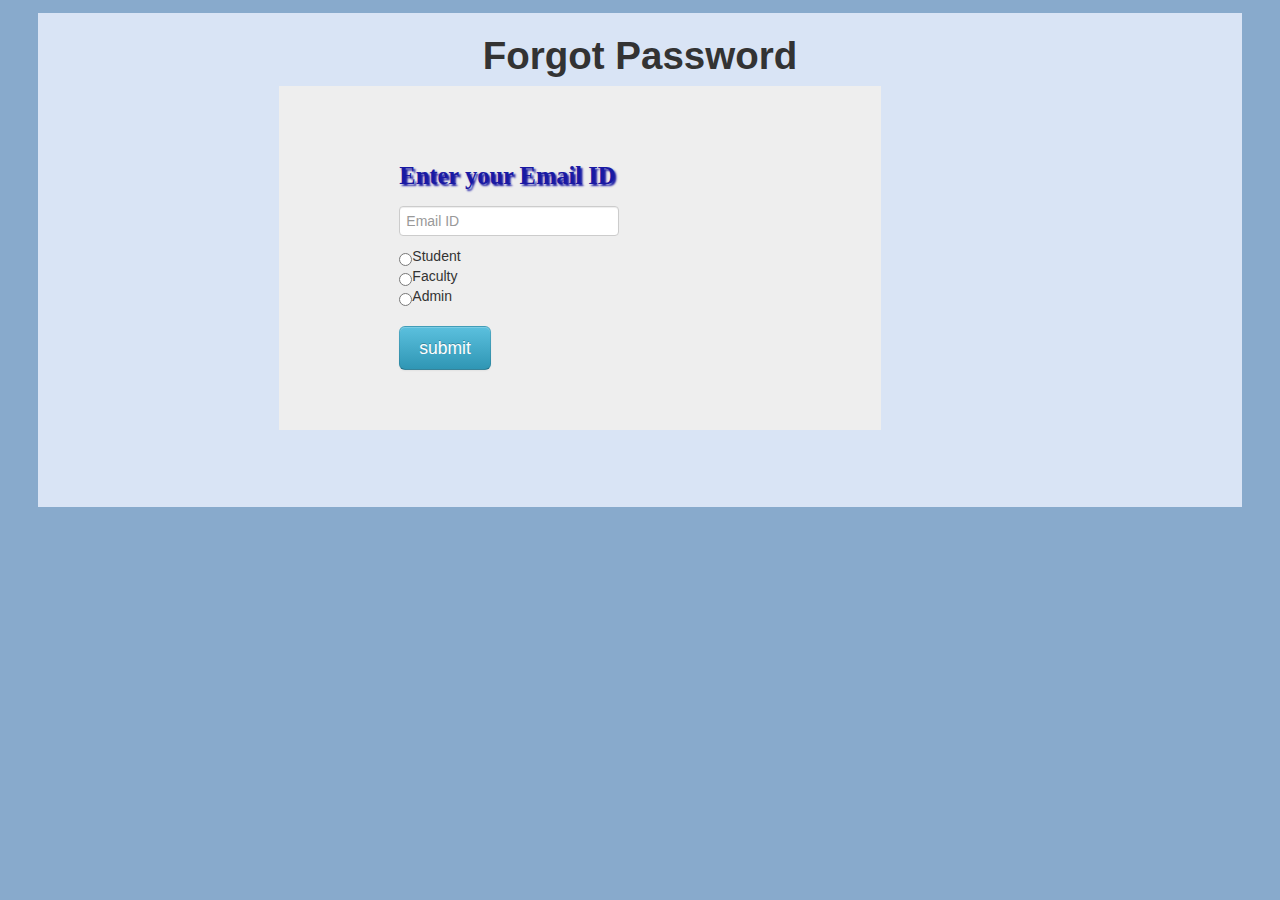
<file: Welcome to Course Manager.html>
<!DOCTYPE html PUBLIC "-//W3C//DTD XHTML 1.0 Strict//EN" "http://www.w3.org/TR/xhtml1/DTD/xhtml1-strict.dtd">
<!-- saved from url=(0034)http://localhost/iscts/forgot.html -->
<html xmlns="http://www.w3.org/1999/xhtml" xml:lang="en" lang="en"><head><meta http-equiv="Content-Type" content="text/html; charset=UTF-8">
	
	<link href="http://localhost/iscts/images/favicon.ico" rel="icon" type="image/x-icon">
	<link rel="stylesheet" type="text/css" href="./Welcome to Course Manager_files/bootstrap.css">
	<script type="text/javascript" src="./Welcome to Course Manager_files/bootstrap.js"></script>
	<title>Welcome to Course Manager</title>
	<link rel="stylesheet" type="text/css" href="./Welcome to Course Manager_files/style.css">
<script type="text/javascript" src="./Welcome to Course Manager_files/jquery.min.js"></script>
<script type="text/javascript">
</script>
<style type="text/css">
div.gete{
	background-color: #eeeeee;
	width:40%;
	margin-left: 20%;
	margin-right: 20%;
	padding-top: 5%;
	padding-bottom: 5%;
	padding-left: 10%;
}
input.rad{
	padding-right: 20px;
}
</style>
</head>
<body>
	<div class="pagewrapper">
		<h1 align="center">Forgot Password</h1>
		<div class="gete">
					<h3>Enter your Email ID</h3>

		<input type="text" placeholder="Email ID" name="emailp">
		<br>
		<input style="padding:10px;" class="rad" type="radio" name="type" value="student">Student<br>
		<input class="rad" type="radio" name="type" value="fac">Faculty<br>
		<input class="rad" type="radio" name="type" value="admin">Admin<br>

		<br>
		<input type="submit" value="submit" class="btn-large btn btn-info">
	</div>
	</div>

</body></html>
</file>
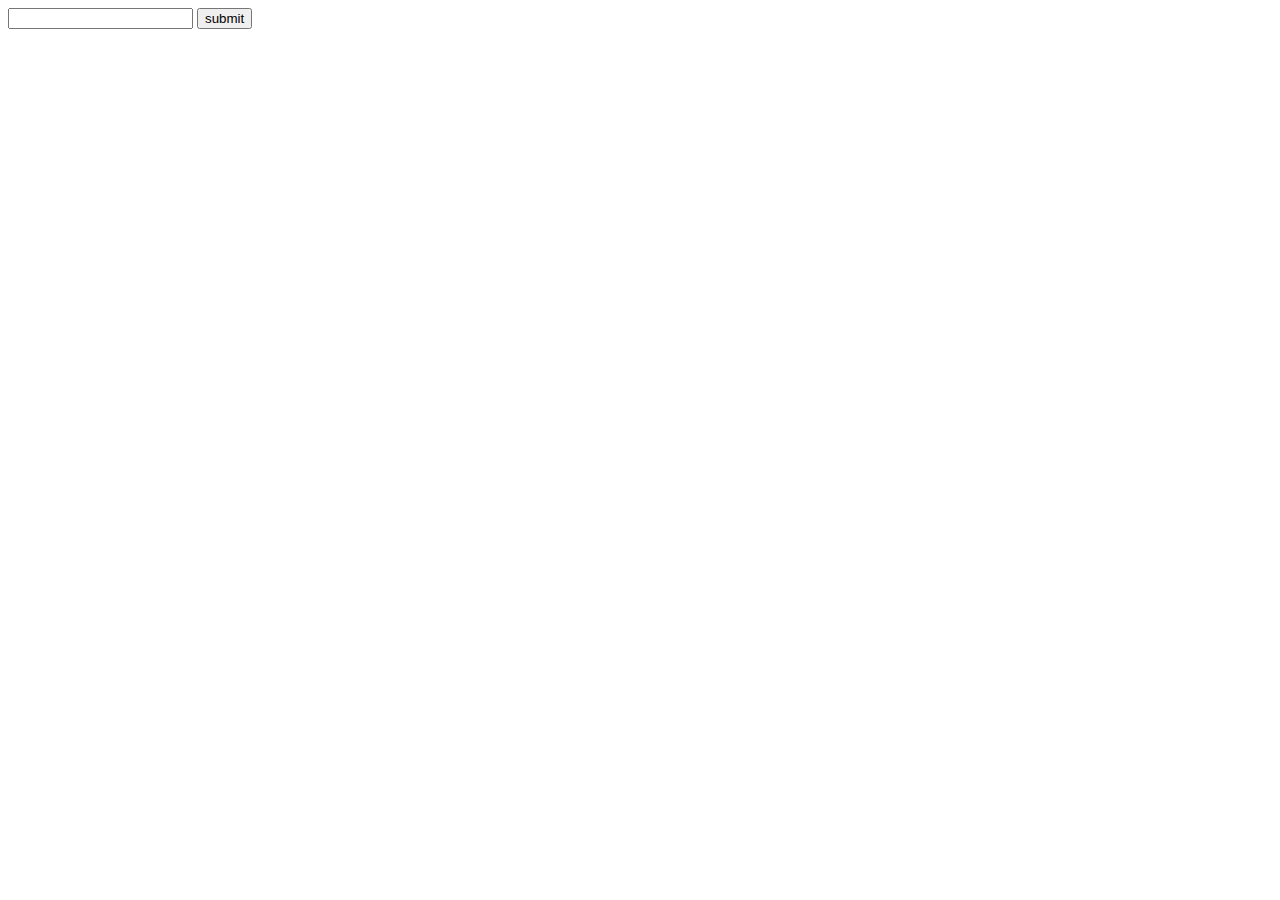
<file: try/jsval.html>
<html>
<head><title>Validation of ip</title>
<script src="jquery.min.js">
</script>
<script type="text/javascript">
function init() {
	key_count_global = 0; // Global variable
	document.getElementById("username").onkeypress = function() {
		key_count_global++;
		setTimeout("lookup("+key_count_global+")", 1000);//Function will be called 1 second after user types anything. Feel free to change this value.
	}
}
window.onload = init; //or $(document).ready(init); - for jQuery

function lookup(key_count) {
	if(key_count == key_count_global) { // The control will reach this point 1 second after user stops typing.
		// Do the ajax lookup here.
		var x = document.getElementById("username").value
		document.getElementById("status_stop").innerHTML = x;
	}
}
</script>
</head>
<body>
	<form>
		<input type="text" id="username"/>
		<input type="submit" value="submit"/>
		<p id="status_stop"></p>
	</form>
</body>
</file>
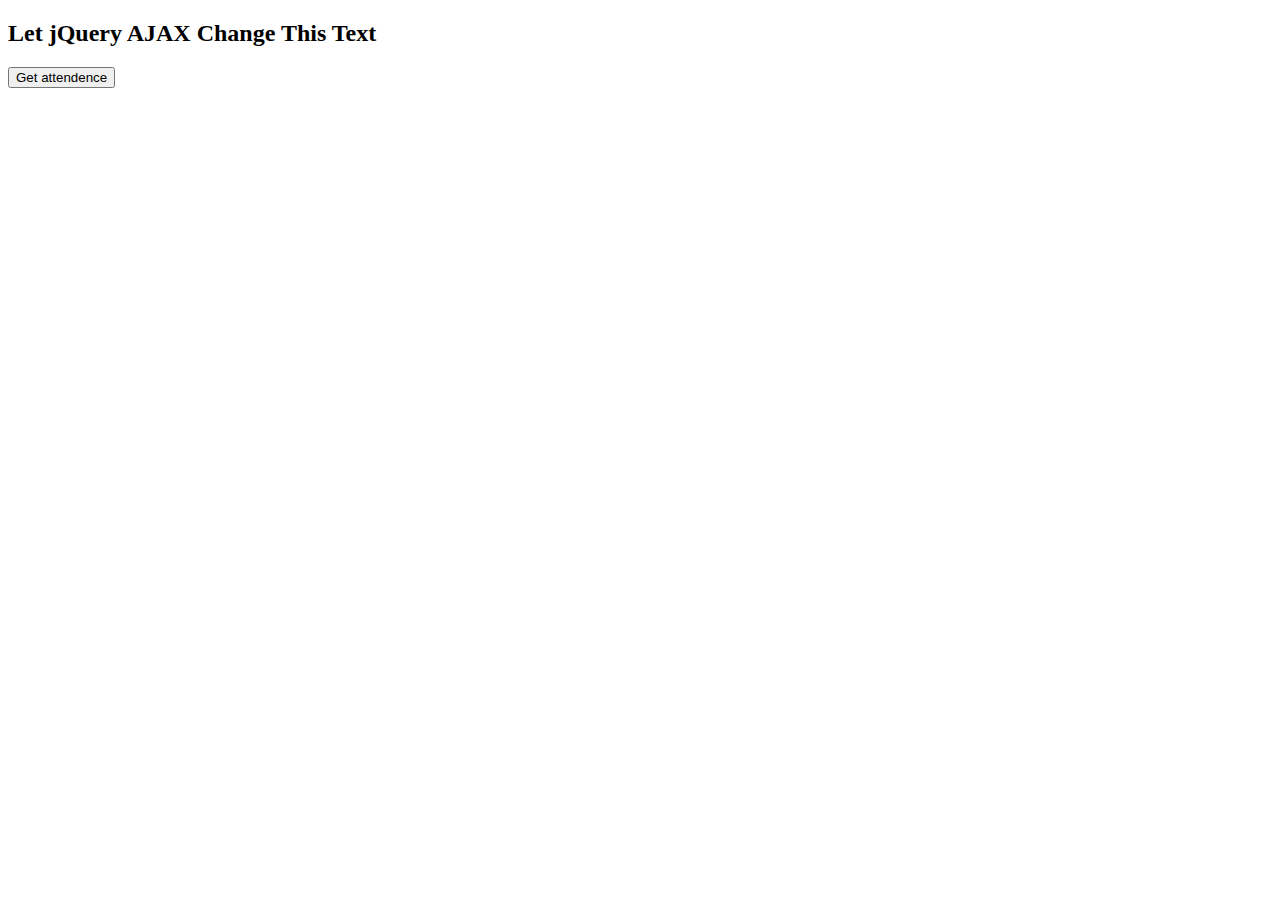
<file: try/test.html>
<!DOCTYPE html>
<html>
<head>
<script src="jquery.min.js">
</script>
<script>
$(document).ready(function(){
  $("#get").click(function(){
    $.ajax({url:"try.php",success:function(result){
      $("#div1").html(result);
    }});
  });
});
</script>
</head>
<body>

<div id="div1"><h2>Let jQuery AJAX Change This Text</h2></div>
<!--
<button>Get External Content</button>
-->
<input type="submit" value="Get attendence" id="get">
</body>
</html>
</file>
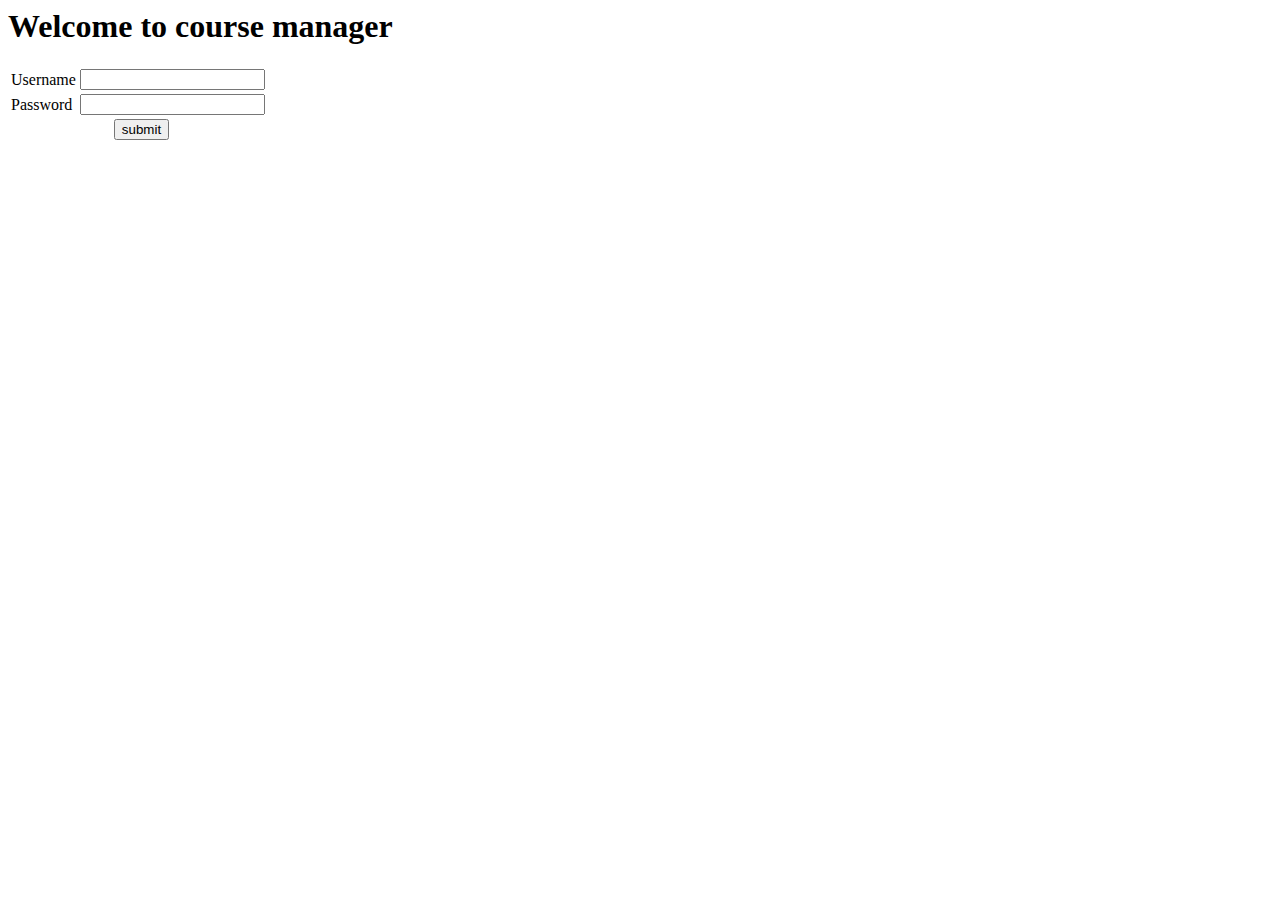
<file: try/tlogin.html>
<html>
<head>
<title>Login for cman</title>
</head>
<h1>Welcome to course manager</h1>
<form action="login.php" method="get">
	<table>
		<tr><td>Username</td><td><input type="text" name="username"/></td></tr>
		<tr><td>Password</td><td><input type="password" name ="password"/></td></tr>
		<tr><td>&nbsp;&nbsp;&nbsp;&nbsp;&nbsp;&nbsp;</td><td style="padding-left:35px;"><input type= "submit" value="submit"/></td></tr>
	</table>
</form>
</file>
<file: calendar/css/style.css>
div, span, applet, object, iframe,
h1, h2, h3, h4, h5, h6, p, blockquote, pre,
a, abbr, acronym, address, big, cite, code,
del, dfn, em, img, ins, kbd, q, s, samp,
small, strike, strong, sub, sup, tt, var,
b, u, i, center,
dl, dt, dd, ol, ul, li,
fieldset, form, label, legend,
table, caption, tbody, tfoot, thead, tr, th, td,
article, aside, canvas, details, embed,
figure, figcaption, footer, header, hgroup,
menu, nav, output, ruby, section, summary,
time, mark, audio, video {
  margin: 0;
  padding: 0;
  border: 0;
  font-size: 100%;
  font: inherit;
  vertical-align: baseline;
}

article, aside, details, figcaption, figure,
footer, header, hgroup, menu, nav, section {
  display: block;
}


ol, ul {
  list-style: none;
}

blockquote, q {
  quotes: none;
}

blockquote:before, blockquote:after,
q:before, q:after {
  content: '';
  content: none;
}

table {
  border-collapse: collapse;
  border-spacing: 0;
}

.about {
  margin: 80px auto;
  padding: 8px;
  width: 260px;
  font: 10px/18px 'Lucida Grande', Arial, sans-serif;
  color: #666;
  text-align: center;
  text-shadow: 0 1px rgba(255, 255, 255, 0.25);
  background: #eee;
  background: rgba(250, 250, 250, 0.8);
  border-radius: 4px;
  background-image: -webkit-linear-gradient(top, rgba(0, 0, 0, 0), rgba(0, 0, 0, 0.1));
  background-image: -moz-linear-gradient(top, rgba(0, 0, 0, 0), rgba(0, 0, 0, 0.1));
  background-image: -o-linear-gradient(top, rgba(0, 0, 0, 0), rgba(0, 0, 0, 0.1));
  background-image: linear-gradient(to bottom, rgba(0, 0, 0, 0), rgba(0, 0, 0, 0.1));
  -webkit-box-shadow: inset 0 1px rgba(255, 255, 255, 0.3), inset 0 0 0 1px rgba(255, 255, 255, 0.1), 0 0 6px rgba(0, 0, 0, 0.2);
  box-shadow: inset 0 1px rgba(255, 255, 255, 0.3), inset 0 0 0 1px rgba(255, 255, 255, 0.1), 0 0 6px rgba(0, 0, 0, 0.2);
}
.about a {
  color: #333;
  text-decoration: none;
  border-radius: 2px;
  -webkit-transition: background 0.1s;
  -moz-transition: background 0.1s;
  -o-transition: background 0.1s;
  transition: background 0.1s;
}
.about a:hover {
  text-decoration: none;
  background: #fafafa;
  background: rgba(255, 255, 255, 0.7);
}

.about-links {
  height: 30px;
}
.about-links > a {
  float: left;
  width: 50%;
  line-height: 30px;
  font-size: 12px;
}

.about-author {
  margin-top: 5px;
}
.about-author > a {
  padding: 1px 3px;
  margin: 0 -1px;
}

/*
 * Copyright (c) 2013 Thibaut Courouble
 * http://www.cssflow.com
 *
 * Licensed under the MIT License:
 * http://www.opensource.org/licenses/mit-license.php
 */

.datepicker {
  position: relative;
  margin: 60px auto;
  padding: 4px;
  font-size: 10px;
  text-align: center;
  background: #242930;
  border: 1px solid #0e1013;
  border-collapse: separate;
  border-radius: 4px 4px 3px 3px;
  -webkit-box-shadow: 0 1px #181c21, 0 2px #14171b, 0 3px 3px rgba(0, 0, 0, 0.3);
  box-shadow: 0 1px #181c21, 0 2px #14171b, 0 3px 3px rgba(0, 0, 0, 0.3);
}
.datepicker:before, .datepicker:after {
  content: '';
  position: absolute;
  top: -8px;
  left: 50%;
  width: 0;
  height: 0;
  margin-left: -4px;
  border: 4px solid transparent;
  border-bottom-color: #242930;
}
.datepicker:before {
  top: -9px;
  border-bottom-color: #14171b;
}

.datepicker-caption {
  display: block;
  position: relative;
  line-height: 29px;
  background: #333941;
  border: 1px solid #1b1e24;
  border-bottom-color: #181b21;
  border-radius: 3px 3px 0 0;
  background-image: -webkit-linear-gradient(top, #414b56, #323841 50%, #2b323a 50%, #252a31);
  background-image: -moz-linear-gradient(top, #414b56, #323841 50%, #2b323a 50%, #252a31);
  background-image: -o-linear-gradient(top, #414b56, #323841 50%, #2b323a 50%, #252a31);
  background-image: linear-gradient(to bottom, #414b56, #323841 50%, #2b323a 50%, #252a31);
  -webkit-box-shadow: inset 0 1px rgba(255, 255, 255, 0.1), 0 1px 2px rgba(0, 0, 0, 0.2);
  box-shadow: inset 0 1px rgba(255, 255, 255, 0.1), 0 1px 2px rgba(0, 0, 0, 0.2);
}

.datepicker-prev,
.datepicker-next {
  position: absolute;
  top: 0;
  bottom: 0;
  width: 28px;
  font: 0/0 a;
  color: transparent;
}
.datepicker-prev:before, .datepicker-prev:after,
.datepicker-next:before,
.datepicker-next:after {
  content: '';
  position: absolute;
  top: 50%;
  left: 50%;
  width: 0;
  height: 0;
  margin-top: -6px;
  border: 6px solid transparent;
}
.datepicker-prev:before,
.datepicker-next:before {
  margin-top: -5px;
}

.datepicker-prev {
  left: 0;
}
.datepicker-prev:before, .datepicker-prev:after {
  margin-left: -9px;
}
.datepicker-prev:before {
  border-right-color: rgba(255, 255, 255, 0.1);
}
.datepicker-prev:after {
  border-right-color: #181b21;
}

.datepicker-next {
  right: 0;
}
.datepicker-next:before, .datepicker-next:after {
  margin-left: -3px;
}
.datepicker-next:before {
  border-left-color: rgba(255, 255, 255, 0.1);
}
.datepicker-next:after {
  border-left-color: #181b21;
}

.datepicker-title {
  display: inline-block;
  vertical-align: top;
  line-height: 18px;
  margin: 4px 0;
  padding: 0 8px 1px;
  font-weight: bold;
  color: #8a99af;
  text-shadow: 0 1px 1px rgba(0, 0, 0, 0.5);
  background: #242930;
  border: 1px solid;
  border-color: #151a1f #191c21 #1c2025;
  border-radius: 2px;
  -webkit-box-shadow: inset 0 1px 2px rgba(0, 0, 0, 0.2), 0 1px rgba(255, 255, 255, 0.08);
  box-shadow: inset 0 1px 2px rgba(0, 0, 0, 0.2), 0 1px rgba(255, 255, 255, 0.08);
}

.datepicker-head {
  display: block;
  background: #2a3139;
  border: 1px solid #1b1e25;
  border-width: 0 1px;
}

.datepicker-th {
  width: 28px;
  line-height: 24px;
  padding-bottom: 1px;
  font-weight: bold;
  color: #18b165;
  text-shadow: 0 1px 1px rgba(0, 0, 0, 0.5);
  border-bottom: 1px solid #232833;
}

.datepicker-body {
  display: block;
  background: #404854;
  border: 1px solid #1b1e25;
  border-top: 0;
  border-radius: 0 0 3px 3px;
}

.datepicker-td {
  width: 28px;
  line-height: 26px;
  padding-bottom: 1px;
  color: #8ba0b8;
  text-shadow: 0 1px 1px rgba(0, 0, 0, 0.3);
  border-bottom: 1px solid #323841;
  -webkit-box-shadow: inset 0 1px rgba(255, 255, 255, 0.06);
  box-shadow: inset 0 1px rgba(255, 255, 255, 0.06);
}
.datepicker-td > a {
  display: block;
  color: inherit;
  text-decoration: none;
}
.datepicker-td > a:hover {
  color: #1dd87e;
}
.datepicker-td.today {
  color: white;
  text-shadow: 0 1px 1px rgba(0, 0, 0, 0.3), 0 0 14px rgba(255, 255, 255, 0.6);
}
.datepicker-td.off {
  color: #677387;
  text-shadow: 0 1px 1px rgba(0, 0, 0, 0.1);
}
tr:last-child > .datepicker-td {
  border-bottom: 0;
}
</file>
<file: flatui/Flat-UI-master/css/flat-ui.css>
@import url("http://fonts.googleapis.com/css?family=Lato:400,700,900,400italic");
@font-face {
  font-family: "Flat-UI-Icons-16";
  src: url("../fonts/Flat-UI-Icons-16.eot");
  src: url("../fonts/Flat-UI-Icons-16.eot?#iefix") format("embedded-opentype"), url("../fonts/Flat-UI-Icons-16.woff") format("woff"), url("../fonts/Flat-UI-Icons-16.ttf") format("truetype"), url("../fonts/Flat-UI-Icons-16.svg#Flat-UI-Icons-16") format("svg");
  font-weight: normal;
  font-style: normal; }

/* Use the following CSS code if you want to use data attributes for inserting your icons */
[data-icon]:before {
  font-family: "Flat-UI-Icons-16";
  content: attr(data-icon);
  speak: none;
  font-weight: normal;
  line-height: 1;
  -webkit-font-smoothing: antialiased; }

/* Use the following CSS code if you want to have a class per icon */
/*Instead of a list of all class selectors,
 *you can use the generic selector below, but it's slower:
 *[class*="fui-"]:before { */
.fui-volume-16:before, .fui-video-16:before, .fui-time-16:before, .fui-settings-16:before, .fui-plus-16:before, .fui-new-16:before, .fui-menu-16:before, .fui-man-16:before, .fui-mail-16:before, .fui-lock-16:before, .fui-location-16:before, .fui-heart-16:before, .fui-eye-16:before, .fui-cross-16:before, .fui-cmd-16:before, .fui-checkround-16:before, .fui-checkmark-16:before, .fui-camera-16:before, .fui-calendar-16:before, .fui-bubble-16:before {
  font-family: "Flat-UI-Icons-16";
  speak: none;
  font-style: normal;
  font-weight: normal;
  line-height: 1;
  -webkit-font-smoothing: antialiased; }

.fui-volume-16:before {
  content: "\e000"; }

.fui-video-16:before {
  content: "\e001"; }

.fui-time-16:before {
  content: "\e002"; }

.fui-settings-16:before {
  content: "\e003"; }

.fui-plus-16:before {
  content: "\e004"; }

.fui-new-16:before {
  content: "\e005"; }

.fui-menu-16:before {
  content: "\e006"; }

.fui-man-16:before {
  content: "\e007"; }

.fui-mail-16:before {
  content: "\e008"; }

.fui-lock-16:before {
  content: "\e009"; }

.fui-location-16:before {
  content: "\e00a"; }

.fui-heart-16:before {
  content: "\e00b"; }

.fui-eye-16:before {
  content: "\e00c"; }

.fui-cross-16:before {
  content: "\e00d"; }

.fui-cmd-16:before {
  content: "\e00e"; }

.fui-checkround-16:before {
  content: "\e00f"; }

.fui-checkmark-16:before {
  content: "\e010"; }

.fui-camera-16:before {
  content: "\e011"; }

.fui-calendar-16:before {
  content: "\e012"; }

.fui-bubble-16:before {
  content: "\e013"; }

@font-face {
  font-family: "Flat-UI-Icons-24";
  src: url("../fonts/Flat-UI-Icons-24.eot");
  src: url("../fonts/Flat-UI-Icons-24.eot?#iefix") format("embedded-opentype"), url("../fonts/Flat-UI-Icons-24.woff") format("woff"), url("../fonts/Flat-UI-Icons-24.ttf") format("truetype"), url("../fonts/Flat-UI-Icons-24.svg#Flat-UI-Icons-24") format("svg");
  font-weight: normal;
  font-style: normal; }

/* Use the following CSS code if you want to use data attributes for inserting your icons */
[data-icon]:before {
  font-family: "Flat-UI-Icons-24";
  content: attr(data-icon);
  speak: none;
  font-weight: normal;
  line-height: 1;
  -webkit-font-smoothing: antialiased; }

/* Use the following CSS code if you want to have a class per icon */
/*Instead of a list of all class selectors,
 *you can use the generic selector below, but it's slower:
 *[class*="fui-"]:before { */
.fui-video-24:before, .fui-time-24:before, .fui-settings-24:before, .fui-plus-24:before, .fui-new-24:before, .fui-menu-24:before, .fui-man-24:before, .fui-mail-24:before, .fui-lock-24:before, .fui-location-24:before, .fui-heart-24:before, .fui-eye-24:before, .fui-cross-24:before, .fui-cmd-24:before, .fui-checkround-24:before, .fui-checkmark-24:before, .fui-calendar-24:before, .fui-bubble-24:before, .fui-volume-24:before, .fui-camera-24:before {
  font-family: "Flat-UI-Icons-24";
  speak: none;
  font-style: normal;
  font-weight: normal;
  line-height: 1;
  -webkit-font-smoothing: antialiased; }

.fui-video-24:before {
  content: "\e000"; }

.fui-time-24:before {
  content: "\e001"; }

.fui-settings-24:before {
  content: "\e002"; }

.fui-plus-24:before {
  content: "\e003"; }

.fui-new-24:before {
  content: "\e005"; }

.fui-menu-24:before {
  content: "\e006"; }

.fui-man-24:before {
  content: "\e007"; }

.fui-mail-24:before {
  content: "\e008"; }

.fui-lock-24:before {
  content: "\e009"; }

.fui-location-24:before {
  content: "\e00a"; }

.fui-heart-24:before {
  content: "\e00b"; }

.fui-eye-24:before {
  content: "\e00c"; }

.fui-cross-24:before {
  content: "\e00d"; }

.fui-cmd-24:before {
  content: "\e00e"; }

.fui-checkround-24:before {
  content: "\e00f"; }

.fui-checkmark-24:before {
  content: "\e010"; }

.fui-calendar-24:before {
  content: "\e011"; }

.fui-bubble-24:before {
  content: "\e012"; }

.fui-volume-24:before {
  content: "\e013"; }

.fui-camera-24:before {
  content: "\e004"; }

body {
  color: #34495e;
  font: 14px/1.231 "Lato", sans-serif; }

a {
  color: #1abc9c;
  text-decoration: underline;
  -webkit-transition: 0.25s;
  -moz-transition: 0.25s;
  -o-transition: 0.25s;
  transition: 0.25s;
  -webkit-backface-visibility: hidden; }
  a:hover {
    color: #2ecc71;
    text-decoration: none; }

h1 {
  font-size: 32px;
  font-weight: 900; }

h2 {
  font-size: 26px;
  font-weight: 700;
  margin-bottom: 2px; }

h3 {
  font-size: 24px;
  font-weight: 700;
  margin-bottom: 4px;
  margin-top: 2px; }

h4 {
  font-size: 18px;
  font-weight: 500;
  margin-top: 4px; }

h5 {
  font-size: 16px;
  font-weight: 500;
  text-transform: uppercase; }

h6 {
  font-size: 13px;
  font-weight: 500;
  text-transform: uppercase; }

.btn {
  border: none;
  background: #34495e;
  color: white;
  font-size: 16.5px;
  text-decoration: none;
  text-shadow: none;
  -webkit-box-shadow: none;
  -moz-box-shadow: none;
  box-shadow: none;
  -webkit-transition: 0.25s;
  -moz-transition: 0.25s;
  -o-transition: 0.25s;
  transition: 0.25s;
  -webkit-backface-visibility: hidden; }
  .btn:hover, .btn:focus {
    background-color: #4e6d8d;
    color: white;
    -webkit-transition: 0.25s;
    -moz-transition: 0.25s;
    -o-transition: 0.25s;
    transition: 0.25s;
    -webkit-backface-visibility: hidden; }
  .btn:active, .btn.active {
    background-color: #2c3e50;
    color: rgba(255, 255, 255, 0.75);
    -webkit-box-shadow: none;
    -moz-box-shadow: none;
    box-shadow: none; }
  .btn.disabled, .btn[disabled] {
    background-color: #95a5a6;
    color: white; }
  .btn.btn-large {
    padding-bottom: 12px;
    padding-top: 13px; }
  .btn.btn-primary {
    background-color: #1abc9c; }
    .btn.btn-primary:hover, .btn.btn-primary:focus {
      background-color: #2fe2bf; }
    .btn.btn-primary:active, .btn.btn-primary.active {
      background-color: #16a085; }
  .btn.btn-info {
    background-color: #3498db; }
    .btn.btn-info:hover, .btn.btn-info:focus {
      background-color: #5dade2; }
    .btn.btn-info:active, .btn.btn-info.active {
      background-color: #2383c4; }
  .btn.btn-danger {
    background-color: #e74c3c; }
    .btn.btn-danger:hover, .btn.btn-danger:focus {
      background-color: #ec7063; }
    .btn.btn-danger:active, .btn.btn-danger.active {
      background-color: #dc2d1b; }
  .btn.btn-success {
    background-color: #2ecc71; }
    .btn.btn-success:hover, .btn.btn-success:focus {
      background-color: #55d98d; }
    .btn.btn-success:active, .btn.btn-success.active {
      background-color: #27ad60; }
  .btn.btn-warning {
    background-color: #f1c40f; }
    .btn.btn-warning:hover, .btn.btn-warning:focus {
      background-color: #f4d03f; }
    .btn.btn-warning:active, .btn.btn-warning.active {
      background-color: #cea70c; }
  .btn-toolbar .btn {
    font-size: 18px;
    padding: 10px 14px 9px; }
    .btn-toolbar .btn:first-child {
      -webkit-border-radius: 6px 0 0 6px;
      -moz-border-radius: 6px 0 0 6px;
      border-radius: 6px 0 0 6px; }
    .btn-toolbar .btn:last-child {
      -webkit-border-radius: 0 6px 6px 0;
      -moz-border-radius: 0 6px 6px 0;
      border-radius: 0 6px 6px 0; }

.btn-toolbar .btn.active {
  color: white; }

.demo-headline {
  padding: 73px 0 110px;
  text-align: center; }

.demo-logo {
  font-size: 90px;
  font-weight: 900;
  letter-spacing: -2px;
  line-height: 100px; }
  .demo-logo .logo {
    background: url("../images/demo/logo-mask.png") center 0 no-repeat;
    background-size: 256px 186px;
    height: 186px;
    margin: 0 auto 26px;
    overflow: hidden;
    text-indent: -9999em;
    width: 256px; }
  .demo-logo small {
    color: rgba(52, 73, 94, 0.3);
    display: block;
    font-size: 22px;
    font-weight: 700;
    letter-spacing: -1px;
    padding-top: 5px; }

.demo-row {
  margin-bottom: 20px; }

.demo-panel-title {
  margin-bottom: 20px;
  padding-top: 20px; }
  .demo-panel-title small {
    color: #bfc1c3;
    font-size: inherit;
    font-weight: 400; }

.demo-navigation {
  margin-bottom: -4px;
  margin-top: -10px; }

.demo-pager {
  margin-top: -10px; }

.demo-tooltips {
  height: 126px; }
  .demo-tooltips .tooltip {
    left: -8px !important;
    position: relative !important;
    top: -8px !important; }

.demo-headings {
  margin-bottom: 12px; }

.demo-tiles {
  margin-bottom: 46px; }

.demo-icons {
  margin-bottom: 115px; }

.demo-icons-24 {
  font-size: 24px;
  margin-bottom: 38px;
  position: relative; }
  .demo-icons-24 span {
    margin: 0 0 0 18px; }
    .demo-icons-24 span:first-child {
      margin-left: 0; }

.demo-icons-16 {
  font-size: 16px;
  margin: 0 0 38px 5px;
  position: relative; }
  .demo-icons-16 span {
    margin: 0 0 0 28px; }
    .demo-icons-16 span:first-child {
      margin-left: 0; }

.demo-icons-tooltip {
  bottom: 0;
  color: #b9c8d8;
  font-size: 12px;
  left: 100%;
  margin-left: 0 !important;
  position: absolute;
  width: 80px; }

.demo-illustrations {
  margin-bottom: 45px; }
  .demo-illustrations img {
    height: 100px;
    margin-left: 35px;
    width: 100px;
    vertical-align: bottom; }
    .demo-illustrations img:first-child {
      margin-left: 0; }
    .demo-illustrations img.big-illustration {
      height: 111px;
      width: 112px; }
    .demo-illustrations img.big-retina-illustration {
      height: 104px;
      margin-right: -24px;
      width: 117px; }
    .demo-illustrations img.big-illustration-pusher {
      margin-right: 12px; }

.demo-samples {
  margin-bottom: 46px; }

.demo-video {
  border-radius: 6px;
  padding-top: 95px; }

.demo-download-section {
  float: none;
  margin: 0 auto;
  padding: 60px 0 90px 20px;
  text-align: center; }
  .demo-download-section [class*='fui-'] {
    margin: 3px 0 -3px; }

.demo-download {
  background-color: #e8edf2;
  border-radius: 50%;
  height: 120px;
  margin: 0 auto 32px;
  padding: 40px 28px 30px 32px;
  text-align: center;
  width: 130px; }
  .demo-download img {
    height: 104px;
    width: 82px; }

.demo-download-text {
  font-size: 15px;
  padding: 20px 0;
  text-align: center; }

.demo-text-box a:hover {
  color: #1abc9c; }

.demo-browser {
  background: #2c3e50 url("../images/demo/browser.png") 0 0 no-repeat;
  background-size: 659px 42px;
  border-radius: 0 0 6px 6px;
  color: white;
  margin: 0 41px 140px 0;
  padding-top: 42px; }

.demo-browser-side {
  float: left;
  padding: 22px 20px;
  width: 111px; }
  .demo-browser-side > h5 {
    margin-bottom: 3px;
    text-transform: none; }
  .demo-browser-side > h6 {
    font-size: 11px;
    font-weight: 300;
    line-height: 18px;
    margin-top: 3px;
    text-transform: none; }

.demo-browser-author {
  background: url("../images/demo/browser-author.jpg") center center no-repeat;
  border: 3px solid white;
  display: block;
  height: 84px;
  margin: 0 auto;
  width: 84px;
  -webkit-border-radius: 50%;
  -moz-border-radius: 50%;
  border-radius: 50%; }

.demo-browser-action {
  padding: 30px 0 12px; }
  .demo-browser-action > .btn {
    padding: 9px 0 10px 11px;
    text-align: left;
    -webkit-border-radius: 3px;
    -moz-border-radius: 3px;
    border-radius: 3px; }
    .demo-browser-action > .btn:before {
      color: white;
      content: "\e004";
      font-size: 16px;
      font-family: "Flat-UI-Icons-16";
      font-weight: 300;
      margin-right: 12px;
      position: relative;
      top: 1px;
      -webkit-font-smoothing: antialiased; }

.demo-browser-content {
  background-color: #34495e;
  border-radius: 0 0 6px;
  overflow: hidden;
  padding: 21px 0 0 20px; }
  .demo-browser-content > img {
    border: 6px solid white;
    float: left;
    margin: 0 15px 20px 0;
    width: 134px; }

@media only screen and (-webkit-min-device-pixel-ratio: 2), only screen and (-webkit-min-device-pixel-ratio: 1.5), only screen and (-moz-min-device-pixel-ratio: 2), only screen and (-o-min-device-pixel-ratio: 3 / 2), only screen and (-o-min-device-pixel-ratio: 2 / 1), only screen and (min--moz-device-pixel-ratio: 1.5), only screen and (min-device-pixel-ratio: 1.5), only screen and (min-device-pixel-ratio: 2) {
  .logo {
    background-image: url("../images/demo/logo-mask-2x.png"); }

  .demo-browser {
    background-image: url("../images/demo/browser-2x.png"); } }
.navbar {
  font-size: 18px; }
  .navbar .brand {
    color: #1abc9c;
    font-size: inherit;
    font-weight: 700;
    padding-bottom: 16px;
    padding-top: 15px; }
  .navbar .nav > li:hover > ul {
    top: 100%; }
  .navbar .nav > li > ul {
    padding-top: 13px;
    top: 80%;
    background-color: white\9; }
    .navbar .nav > li > ul:before {
      content: "";
      border-style: solid;
      border-width: 0 9px 9px 9px;
      border-color: transparent transparent #34495e transparent;
      height: 0px;
      position: absolute;
      left: 15px;
      top: 5px;
      width: 0px;
      -webkit-transform: rotate(360deg); }
    .navbar .nav > li > ul li:hover ul {
      opacity: 1;
      -webkit-transform: scale(1, 1);
      visibility: visible;
      display: block\9; }
    .navbar .nav > li > ul li ul {
      left: 100%; }
  .navbar .nav > li > a {
    padding: 14px 15px 17px; }
    .navbar .nav > li > a:hover {
      color: #1abc9c; }
  .navbar .nav li {
    position: relative; }
    .navbar .nav li:hover > ul {
      opacity: 1;
      z-index: 100;
      -webkit-transform: scale(1, 1);
      visibility: visible;
      display: block\9; }
  .navbar .nav ul {
    border-radius: 4px;
    left: 15px;
    list-style-type: none;
    margin-left: 0;
    opacity: 0;
    position: absolute;
    top: 0;
    width: 234px;
    z-index: -100;
    -webkit-transform: scale(1, 0.99);
    -webkit-transform-origin: 0 0;
    visibility: hidden;
    display: none\9;
    -webkit-transition: 0.3s ease-out;
    -moz-transition: 0.3s ease-out;
    -o-transition: 0.3s ease-out;
    transition: 0.3s ease-out;
    -webkit-backface-visibility: hidden; }
    .navbar .nav ul ul {
      left: 95%;
      padding-left: 5px; }
    .navbar .nav ul li {
      background-color: #34495e;
      padding: 0 3px 3px; }
      .navbar .nav ul li:first-child {
        border-radius: 4px 4px 0 0;
        padding-top: 3px; }
      .navbar .nav ul li:last-child {
        border-radius: 0 0 4px 4px; }
      .navbar .nav ul li.active > a, .navbar .nav ul li.active > a:hover {
        background-color: #1abc9c;
        color: white; }
    .navbar .nav ul a {
      border-radius: 2px;
      color: white;
      display: block;
      font-size: 14px;
      padding: 6px 9px;
      text-decoration: none; }
      .navbar .nav ul a:hover {
        background-color: #1abc9c; }

.navbar-inner {
  border: none;
  padding-left: 4px;
  padding-right: 4px;
  -webkit-border-radius: 6px;
  -moz-border-radius: 6px;
  border-radius: 6px;
  filter: progid:DXImageTransform.Microsoft.gradient(enabled = false); }

.navbar-inverse .navbar-inner {
  background: #34495e;
  filter: progid:DXImageTransform.Microsoft.gradient(enabled = false); }
.navbar-inverse .nav > li > a {
  color: white; }
.navbar-inverse .nav .active > a, .navbar-inverse .nav .active > a:hover, .navbar-inverse .nav .active > a:focus {
  background-color: transparent;
  color: #1abc9c;
  -webkit-box-shadow: none;
  -moz-box-shadow: none;
  box-shadow: none; }

.navbar-unread {
  background-color: #e74c3c;
  border-radius: 30px;
  color: white;
  display: none;
  font-size: 12px;
  font-weight: 500;
  line-height: 18px;
  min-width: 8px;
  padding: 0 5px;
  position: absolute;
  right: -7px;
  text-align: center;
  text-shadow: none;
  top: 8px;
  z-index: 10; }
  .active .navbar-unread {
    display: block; }

.dk_container {
  cursor: pointer;
  font-size: 14px;
  margin-bottom: 10px;
  outline: none; }

.dk_toggle {
  background-color: #1abc9c;
  color: white;
  border-radius: 6px;
  overflow: hidden;
  padding: 11px 45px 11px 13px;
  text-decoration: none;
  white-space: nowrap;
  -webkit-transition: 0.25s;
  -moz-transition: 0.25s;
  -o-transition: 0.25s;
  transition: 0.25s;
  -webkit-backface-visibility: hidden; }
  .dk_toggle:hover, .dk_toggle:focus, .dk_focus .dk_toggle {
    background-color: #2fe2bf;
    color: white;
    outline: none; }
  .dk_toggle:active {
    background-color: #16a085;
    outline: none; }
    .dk_toggle:active .select-icon {
      border-left-color: transparent; }

.select-icon {
  background: #1abc9c url("../images/select/toggle.png") no-repeat right center;
  border-left: 2px solid rgba(52, 73, 94, 0.15);
  border-radius: 0 6px 6px 0;
  height: 100%;
  position: absolute;
  right: 0;
  top: 0;
  width: 42px;
  -webkit-transition: 0.25s;
  -moz-transition: 0.25s;
  -o-transition: 0.25s;
  transition: 0.25s;
  -webkit-backface-visibility: hidden; }

.dk_open {
  z-index: 10; }
  .dk_open .dk_toggle {
    background-color: #1abc9c; }
    .dk_open .dk_toggle .select-icon {
      background-color: #16a085;
      border-left-color: transparent; }

.dk_options {
  padding-top: 14px; }
  .dk_options:before {
    content: "";
    border-style: solid;
    border-width: 0 9px 9px 9px;
    border-color: transparent transparent #34495e transparent;
    height: 0px;
    position: absolute;
    left: 15px;
    top: 5px;
    width: 0px;
    -webkit-transform: rotate(360deg); }
  .dk_options:before {
    left: auto;
    right: 12px; }
  .dk_options li {
    padding-bottom: 3px; }
  .dk_options a {
    border-radius: 3px;
    color: white;
    display: block;
    padding: 5px 9px;
    text-decoration: none; }
    .dk_options a:hover {
      background-color: #1abc9c; }

.dk_option_current a {
  background-color: #1abc9c; }

.dk_options_inner {
  background-color: #34495e;
  border-radius: 5px;
  margin: 0;
  max-height: 244px;
  padding: 3px 3px 0; }

.dk_touch .dk_options {
  max-height: 250px; }

.dk_container {
  display: none;
  position: relative;
  vertical-align: middle; }
  .dk_container.dk_shown {
    display: inline-block;
    zoom: 1;
    *display: inline; }
  .dk_container[class*="span"] {
    float: none;
    margin-left: 0; }

.dk_toggle {
  display: block;
  position: relative; }

.dk_open {
  position: relative; }
  .dk_open .dk_options {
    margin-top: -1px;
    opacity: 1;
    z-index: 10;
    display: block\9; }
  .dk_open .dk_label {
    color: inherit; }

.dk_options {
  margin-top: -21px;
  position: absolute;
  left: 0;
  opacity: 0;
  width: 220px;
  z-index: -100;
  display: none\9;
  -webkit-transition: 0.3s ease-out;
  -moz-transition: 0.3s ease-out;
  -o-transition: 0.3s ease-out;
  transition: 0.3s ease-out;
  -webkit-backface-visibility: hidden; }
  .select-right .dk_options {
    left: auto;
    right: 0; }
  .dk_options a {
    display: block; }

.dk_options_inner {
  overflow: auto;
  outline: none;
  position: relative; }

.dk_touch .dk_options {
  overflow: hidden; }
.dk_touch .dk_options_inner {
  max-height: none;
  overflow: visible; }

.dk_fouc select {
  position: relative;
  top: -99999em;
  visibility: hidden; }

textarea,
input[type="text"],
input[type="password"],
input[type="datetime"],
input[type="datetime-local"],
input[type="date"],
input[type="month"],
input[type="time"],
input[type="week"],
input[type="number"],
input[type="email"],
input[type="url"],
input[type="search"],
input[type="tel"],
input[type="color"],
.uneditable-input {
  border: 2px solid #dce4ec;
  color: #34495e;
  font-family: "Lato", sans-serif;
  font-size: 14px;
  padding: 8px 0 9px 10px;
  text-indent: 1px;
  -webkit-border-radius: 6px;
  -moz-border-radius: 6px;
  border-radius: 6px;
  -webkit-box-shadow: none;
  -moz-box-shadow: none;
  box-shadow: none; }
  textarea:-moz-placeholder,
  input[type="text"]:-moz-placeholder,
  input[type="password"]:-moz-placeholder,
  input[type="datetime"]:-moz-placeholder,
  input[type="datetime-local"]:-moz-placeholder,
  input[type="date"]:-moz-placeholder,
  input[type="month"]:-moz-placeholder,
  input[type="time"]:-moz-placeholder,
  input[type="week"]:-moz-placeholder,
  input[type="number"]:-moz-placeholder,
  input[type="email"]:-moz-placeholder,
  input[type="url"]:-moz-placeholder,
  input[type="search"]:-moz-placeholder,
  input[type="tel"]:-moz-placeholder,
  input[type="color"]:-moz-placeholder,
  .uneditable-input:-moz-placeholder {
    color: #acb6c0; }
  textarea::-webkit-input-placeholder,
  input[type="text"]::-webkit-input-placeholder,
  input[type="password"]::-webkit-input-placeholder,
  input[type="datetime"]::-webkit-input-placeholder,
  input[type="datetime-local"]::-webkit-input-placeholder,
  input[type="date"]::-webkit-input-placeholder,
  input[type="month"]::-webkit-input-placeholder,
  input[type="time"]::-webkit-input-placeholder,
  input[type="week"]::-webkit-input-placeholder,
  input[type="number"]::-webkit-input-placeholder,
  input[type="email"]::-webkit-input-placeholder,
  input[type="url"]::-webkit-input-placeholder,
  input[type="search"]::-webkit-input-placeholder,
  input[type="tel"]::-webkit-input-placeholder,
  input[type="color"]::-webkit-input-placeholder,
  .uneditable-input::-webkit-input-placeholder {
    color: #acb6c0; }
  textarea.placeholder,
  input[type="text"].placeholder,
  input[type="password"].placeholder,
  input[type="datetime"].placeholder,
  input[type="datetime-local"].placeholder,
  input[type="date"].placeholder,
  input[type="month"].placeholder,
  input[type="time"].placeholder,
  input[type="week"].placeholder,
  input[type="number"].placeholder,
  input[type="email"].placeholder,
  input[type="url"].placeholder,
  input[type="search"].placeholder,
  input[type="tel"].placeholder,
  input[type="color"].placeholder,
  .uneditable-input.placeholder {
    color: #acb6c0; }
  textarea:focus,
  input[type="text"]:focus,
  input[type="password"]:focus,
  input[type="datetime"]:focus,
  input[type="datetime-local"]:focus,
  input[type="date"]:focus,
  input[type="month"]:focus,
  input[type="time"]:focus,
  input[type="week"]:focus,
  input[type="number"]:focus,
  input[type="email"]:focus,
  input[type="url"]:focus,
  input[type="search"]:focus,
  input[type="tel"]:focus,
  input[type="color"]:focus,
  .uneditable-input:focus {
    border-color: #1abc9c;
    -webkit-box-shadow: none;
    -moz-box-shadow: none;
    box-shadow: none; }
  .control-group.error textarea, .control-group.error
  input[type="text"], .control-group.error
  input[type="password"], .control-group.error
  input[type="datetime"], .control-group.error
  input[type="datetime-local"], .control-group.error
  input[type="date"], .control-group.error
  input[type="month"], .control-group.error
  input[type="time"], .control-group.error
  input[type="week"], .control-group.error
  input[type="number"], .control-group.error
  input[type="email"], .control-group.error
  input[type="url"], .control-group.error
  input[type="search"], .control-group.error
  input[type="tel"], .control-group.error
  input[type="color"], .control-group.error
  .uneditable-input {
    border-color: #e74c3c;
    color: #e74c3c;
    -webkit-box-shadow: none;
    -moz-box-shadow: none;
    box-shadow: none; }
    .control-group.error textarea:focus, .control-group.error
    input[type="text"]:focus, .control-group.error
    input[type="password"]:focus, .control-group.error
    input[type="datetime"]:focus, .control-group.error
    input[type="datetime-local"]:focus, .control-group.error
    input[type="date"]:focus, .control-group.error
    input[type="month"]:focus, .control-group.error
    input[type="time"]:focus, .control-group.error
    input[type="week"]:focus, .control-group.error
    input[type="number"]:focus, .control-group.error
    input[type="email"]:focus, .control-group.error
    input[type="url"]:focus, .control-group.error
    input[type="search"]:focus, .control-group.error
    input[type="tel"]:focus, .control-group.error
    input[type="color"]:focus, .control-group.error
    .uneditable-input:focus {
      -webkit-box-shadow: none;
      -moz-box-shadow: none;
      box-shadow: none; }
  .control-group.success textarea, .control-group.success
  input[type="text"], .control-group.success
  input[type="password"], .control-group.success
  input[type="datetime"], .control-group.success
  input[type="datetime-local"], .control-group.success
  input[type="date"], .control-group.success
  input[type="month"], .control-group.success
  input[type="time"], .control-group.success
  input[type="week"], .control-group.success
  input[type="number"], .control-group.success
  input[type="email"], .control-group.success
  input[type="url"], .control-group.success
  input[type="search"], .control-group.success
  input[type="tel"], .control-group.success
  input[type="color"], .control-group.success
  .uneditable-input {
    border-color: #2ecc71;
    color: #2ecc71;
    -webkit-box-shadow: none;
    -moz-box-shadow: none;
    box-shadow: none; }
    .control-group.success textarea:focus, .control-group.success
    input[type="text"]:focus, .control-group.success
    input[type="password"]:focus, .control-group.success
    input[type="datetime"]:focus, .control-group.success
    input[type="datetime-local"]:focus, .control-group.success
    input[type="date"]:focus, .control-group.success
    input[type="month"]:focus, .control-group.success
    input[type="time"]:focus, .control-group.success
    input[type="week"]:focus, .control-group.success
    input[type="number"]:focus, .control-group.success
    input[type="email"]:focus, .control-group.success
    input[type="url"]:focus, .control-group.success
    input[type="search"]:focus, .control-group.success
    input[type="tel"]:focus, .control-group.success
    input[type="color"]:focus, .control-group.success
    .uneditable-input:focus {
      -webkit-box-shadow: none;
      -moz-box-shadow: none;
      box-shadow: none; }
  .control-group.warning textarea, .control-group.warning
  input[type="text"], .control-group.warning
  input[type="password"], .control-group.warning
  input[type="datetime"], .control-group.warning
  input[type="datetime-local"], .control-group.warning
  input[type="date"], .control-group.warning
  input[type="month"], .control-group.warning
  input[type="time"], .control-group.warning
  input[type="week"], .control-group.warning
  input[type="number"], .control-group.warning
  input[type="email"], .control-group.warning
  input[type="url"], .control-group.warning
  input[type="search"], .control-group.warning
  input[type="tel"], .control-group.warning
  input[type="color"], .control-group.warning
  .uneditable-input {
    border-color: #f1c40f;
    color: #f1c40f;
    -webkit-box-shadow: none;
    -moz-box-shadow: none;
    box-shadow: none; }
    .control-group.warning textarea:focus, .control-group.warning
    input[type="text"]:focus, .control-group.warning
    input[type="password"]:focus, .control-group.warning
    input[type="datetime"]:focus, .control-group.warning
    input[type="datetime-local"]:focus, .control-group.warning
    input[type="date"]:focus, .control-group.warning
    input[type="month"]:focus, .control-group.warning
    input[type="time"]:focus, .control-group.warning
    input[type="week"]:focus, .control-group.warning
    input[type="number"]:focus, .control-group.warning
    input[type="email"]:focus, .control-group.warning
    input[type="url"]:focus, .control-group.warning
    input[type="search"]:focus, .control-group.warning
    input[type="tel"]:focus, .control-group.warning
    input[type="color"]:focus, .control-group.warning
    .uneditable-input:focus {
      -webkit-box-shadow: none;
      -moz-box-shadow: none;
      box-shadow: none; }
  .control-group.info textarea, .control-group.info
  input[type="text"], .control-group.info
  input[type="password"], .control-group.info
  input[type="datetime"], .control-group.info
  input[type="datetime-local"], .control-group.info
  input[type="date"], .control-group.info
  input[type="month"], .control-group.info
  input[type="time"], .control-group.info
  input[type="week"], .control-group.info
  input[type="number"], .control-group.info
  input[type="email"], .control-group.info
  input[type="url"], .control-group.info
  input[type="search"], .control-group.info
  input[type="tel"], .control-group.info
  input[type="color"], .control-group.info
  .uneditable-input {
    border-color: #3498db;
    color: #3498db;
    -webkit-box-shadow: none;
    -moz-box-shadow: none;
    box-shadow: none; }
    .control-group.info textarea:focus, .control-group.info
    input[type="text"]:focus, .control-group.info
    input[type="password"]:focus, .control-group.info
    input[type="datetime"]:focus, .control-group.info
    input[type="datetime-local"]:focus, .control-group.info
    input[type="date"]:focus, .control-group.info
    input[type="month"]:focus, .control-group.info
    input[type="time"]:focus, .control-group.info
    input[type="week"]:focus, .control-group.info
    input[type="number"]:focus, .control-group.info
    input[type="email"]:focus, .control-group.info
    input[type="url"]:focus, .control-group.info
    input[type="search"]:focus, .control-group.info
    input[type="tel"]:focus, .control-group.info
    input[type="color"]:focus, .control-group.info
    .uneditable-input:focus {
      -webkit-box-shadow: none;
      -moz-box-shadow: none;
      box-shadow: none; }

input[disabled],
input[readonly],
textarea[disabled],
textarea[readonly] {
  background-color: #eaeded;
  border-color: transparent;
  color: #cad2d3;
  cursor: default; }

input,
textarea,
.uneditable-input {
  width: 192px; }

.checkbox,
.radio {
  margin-bottom: 12px;
  padding-left: 32px;
  position: relative;
  -webkit-transition: 0.25s;
  -moz-transition: 0.25s;
  -o-transition: 0.25s;
  transition: 0.25s;
  -webkit-backface-visibility: hidden; }
  .checkbox:hover,
  .radio:hover {
    color: #1abc9c; }
  .checkbox input,
  .radio input {
    outline: none !important;
    opacity: 0;
    filter: alpha(opacity=0);
    zoom: 1; }
  .checkbox.checked .icon,
  .radio.checked .icon {
    background-position: -60px -30px;
    opacity: 1;
    display: block\9; }
  .checkbox.checked .icon-to-fade,
  .radio.checked .icon-to-fade {
    opacity: 0;
    display: none\9; }
  .checkbox.disabled,
  .radio.disabled {
    color: #d7dddd;
    cursor: default; }
    .checkbox.disabled .icon,
    .radio.disabled .icon {
      opacity: 0;
      display: none\9; }
    .checkbox.disabled .icon-to-fade,
    .radio.disabled .icon-to-fade {
      background-position: -30px -60px;
      opacity: 1;
      display: block\9; }
    .checkbox.disabled.checked .icon,
    .radio.disabled.checked .icon {
      background-position: 0 -90px;
      opacity: 1;
      display: block\9; }
    .checkbox.disabled.checked .icon-to-fade,
    .radio.disabled.checked .icon-to-fade {
      opacity: 0;
      display: none\9; }
  .checkbox .icon,
  .checkbox .icon-to-fade,
  .radio .icon,
  .radio .icon-to-fade {
    background: url("../images/checkbox.png") -90px 0 no-repeat;
    display: block;
    height: 20px;
    left: 0;
    opacity: 1;
    position: absolute;
    top: -1px;
    width: 20px;
    -webkit-transition: opacity 0.1s linear;
    -moz-transition: opacity 0.1s linear;
    -o-transition: opacity 0.1s linear;
    transition: opacity 0.1s linear;
    -webkit-backface-visibility: hidden; }
  .checkbox .icon,
  .radio .icon {
    opacity: 0;
    top: 0;
    z-index: 2;
    display: none\9; }

.radio .icon,
.radio .icon-to-fade {
  background-image: url("../images/radio.png"); }

@media only screen and (-webkit-min-device-pixel-ratio: 2), only screen and (-webkit-min-device-pixel-ratio: 1.5), only screen and (-moz-min-device-pixel-ratio: 2), only screen and (-o-min-device-pixel-ratio: 3 / 2), only screen and (-o-min-device-pixel-ratio: 2 / 1), only screen and (min--moz-device-pixel-ratio: 1.5), only screen and (min-device-pixel-ratio: 1.5), only screen and (min-device-pixel-ratio: 2) {
  .checkbox .icon {
    background-image: url("../images/checkbox-2x.png");
    background-size: 110px 110px; }

  .radio .icon {
    background-image: url("../images/radio-2x.png");
    background-size: 110px 110px; } }
.toggle {
  background-color: #34495e;
  border-radius: 60px;
  color: white;
  height: 29px;
  margin: 0 12px 12px 0;
  overflow: hidden;
  *zoom: 1;
  display: inline-block;
  zoom: 1;
  *display: inline;
  -webkit-transition: 0.25s;
  -moz-transition: 0.25s;
  -o-transition: 0.25s;
  transition: 0.25s;
  -webkit-backface-visibility: hidden; }
  .toggle:before, .toggle:after {
    display: table;
    content: ""; }
  .toggle:after {
    clear: both; }
  .toggle.toggle-off {
    background-color: #cbd2d8; }
    .toggle.toggle-off .toggle-radio {
      background-image: url("../images/toggle/icon-off.png");
      background-position: 0 0;
      color: white;
      left: 0;
      margin-left: 0.5px;
      margin-right: -13px;
      z-index: 1; }
      .toggle.toggle-off .toggle-radio:first-child {
        left: -120%; }
  .toggle .toggle-radio {
    background: url("../images/toggle/icon-on.png") right top no-repeat;
    color: #1abc9c;
    display: block;
    font-weight: 700;
    height: 21px;
    left: 120%;
    margin-left: -13px;
    padding: 5px 32px 3px;
    position: relative;
    text-align: center;
    z-index: 2;
    -webkit-transition: 0.25s;
    -moz-transition: 0.25s;
    -o-transition: 0.25s;
    transition: 0.25s;
    -webkit-backface-visibility: hidden; }
    .toggle .toggle-radio:first-child {
      margin-bottom: -29px;
      left: 0; }
  .toggle input {
    display: none;
    position: absolute;
    outline: none !important;
    display: block\9;
    opacity: 0.01;
    filter: alpha(opacity=1);
    zoom: 1; }
  .toggle.toggle-icon {
    border-radius: 6px 7px 7px 6px; }
    .toggle.toggle-icon.toggle-off {
      border-radius: 7px 6px 6px 7px; }
      .toggle.toggle-icon.toggle-off .toggle-radio {
        background-image: url("../images/toggle/block-off.png");
        background-position: 0 0; }
    .toggle.toggle-icon .toggle-radio {
      background-image: url("../images/toggle/block-on.png");
      background-position: 62px 0;
      border-radius: 6px;
      min-width: 27px;
      text-align: right; }
      .toggle.toggle-icon .toggle-radio:first-child {
        text-align: left; }

@media only screen and (-webkit-min-device-pixel-ratio: 2), only screen and (-webkit-min-device-pixel-ratio: 1.5), only screen and (-moz-min-device-pixel-ratio: 2), only screen and (-o-min-device-pixel-ratio: 3 / 2), only screen and (-o-min-device-pixel-ratio: 2 / 1), only screen and (min--moz-device-pixel-ratio: 1.5), only screen and (min-device-pixel-ratio: 1.5), only screen and (min-device-pixel-ratio: 2) {
  .toggle.toggle-off .toggle-radio {
    background-image: url("../images/toggle/icon-off-2x.png");
    background-size: 30px 29px; }
  .toggle .toggle-radio {
    background-image: url("../images/toggle/icon-on-2x.png");
    background-size: 30px 29px; } }
.tagsinput {
  background: white;
  border: 2px solid #1abc9c;
  border-radius: 6px;
  height: 100px;
  padding: 6px 1px 1px 6px;
  overflow-y: auto;
  text-align: left; }
  .tagsinput .tag {
    border-radius: 4px;
    background: #1abc9c;
    color: white;
    cursor: pointer;
    margin-right: 5px;
    margin-bottom: 5px;
    overflow: hidden;
    padding: 6px 13px 6px 19px;
    position: relative;
    vertical-align: middle;
    display: inline-block;
    zoom: 1;
    *display: inline;
    -webkit-transition: 0.14s linear;
    -moz-transition: 0.14s linear;
    -o-transition: 0.14s linear;
    transition: 0.14s linear;
    -webkit-backface-visibility: hidden; }
    .tagsinput .tag:hover {
      background-color: #16a085;
      padding-left: 12px;
      padding-right: 20px; }
      .tagsinput .tag:hover .tagsinput-remove-link {
        color: white;
        opacity: 1;
        display: block\9; }
  .tagsinput input {
    background: transparent;
    border: none;
    color: #34495e;
    font-family: "Lato", sans-serif;
    font-size: 14px;
    margin: 0px;
    padding: 0 0 0 5px;
    outline: 0;
    margin-right: 5px;
    margin-bottom: 5px;
    width: 12px; }

.tagsinput-remove-link {
  bottom: 0;
  color: white;
  cursor: pointer;
  font-size: 12px;
  opacity: 0;
  padding: 9px 7px 3px 0;
  position: absolute;
  right: 0;
  text-align: right;
  text-decoration: none;
  top: 0;
  width: 100%;
  z-index: 2;
  display: none\9; }
  .tagsinput-remove-link:before {
    color: white; }

.tagsinput-add-container {
  vertical-align: middle;
  display: inline-block;
  zoom: 1;
  *display: inline; }

.tagsinput-add {
  background-color: #bbc3cb;
  border-radius: 3px;
  color: white;
  cursor: pointer;
  margin-bottom: 5px;
  padding: 6px 9px;
  display: inline-block;
  zoom: 1;
  *display: inline;
  -webkit-transition: 0.25s;
  -moz-transition: 0.25s;
  -o-transition: 0.25s;
  transition: 0.25s;
  -webkit-backface-visibility: hidden; }
  .tagsinput-add:hover {
    background-color: #1abc9c; }

.tags_clear {
  clear: both;
  width: 100%;
  height: 0px; }

.not_valid {
  background: #fbd8db !important;
  color: #90111a !important; }

.progress, .ui-slider {
  background: #e8edf2;
  border-radius: 32px;
  height: 12px;
  -webkit-box-shadow: none;
  -moz-box-shadow: none;
  box-shadow: none;
  filter: progid:DXImageTransform.Microsoft.gradient(enabled = false); }
  .progress .bar, .ui-slider .bar {
    background: #1abc9c;
    -webkit-box-shadow: none !important;
    -moz-box-shadow: none !important;
    box-shadow: none !important;
    filter: progid:DXImageTransform.Microsoft.gradient(enabled = false); }
  .progress .bar-success, .ui-slider .bar-success {
    background-color: #2ecc71;
    filter: progid:DXImageTransform.Microsoft.gradient(enabled = false); }
  .progress .bar-warning, .ui-slider .bar-warning {
    background-color: #f1c40f;
    filter: progid:DXImageTransform.Microsoft.gradient(enabled = false); }
  .progress .bar-danger, .ui-slider .bar-danger {
    background-color: #e74c3c;
    filter: progid:DXImageTransform.Microsoft.gradient(enabled = false); }
  .progress .bar-info, .ui-slider .bar-info {
    background-color: #3498db;
    filter: progid:DXImageTransform.Microsoft.gradient(enabled = false); }

.ui-slider {
  margin-bottom: 20px;
  position: relative; }

.ui-slider-handle {
  background-color: #16a085;
  border-radius: 50%;
  cursor: pointer;
  height: 18px;
  margin-left: -9px;
  position: absolute;
  top: -3px;
  width: 18px;
  z-index: 2;
  -webkit-transition: background 0.25s;
  -moz-transition: background 0.25s;
  -o-transition: background 0.25s;
  transition: background 0.25s;
  -webkit-backface-visibility: hidden; }
  .ui-slider-handle[style*='100'] {
    margin-left: -15px; }
  .ui-slider-handle:hover, .ui-slider-handle:focus {
    background-color: #2fe2bf;
    outline: none; }
  .ui-slider-handle:active {
    background-color: #16a085; }

.ui-slider-range {
  background-color: #1abc9c;
  border-radius: 30px 0 0 30px;
  display: block;
  height: 100%;
  position: absolute;
  z-index: 1; }

.ui-slider-segment {
  background-color: #d6dbe0;
  border-radius: 50%;
  float: left;
  height: 6px;
  margin: 3px -6px 0 25%;
  width: 6px; }

.pager {
  background-color: #34495e;
  border-radius: 6px;
  color: white;
  font-size: 16px;
  font-weight: 700;
  display: inline-block;
  zoom: 1;
  *display: inline; }
  .pager li:first-child > a, .pager li:first-child > span {
    border-left: none;
    padding-left: 20px;
    -webkit-border-radius: 6px 0 0 6px;
    -moz-border-radius: 6px 0 0 6px;
    border-radius: 6px 0 0 6px; }
    .pager li:first-child > a img, .pager li:first-child > span img {
      margin-left: 0;
      margin-right: 13px;
      margin-left: 0 \9;
      margin-right: 9px \9; }
  .pager li.pager-center {
    padding: 9px 18px 10px;
    padding-left: 0;
    padding-right: 0;
    display: inline-block;
    zoom: 1;
    *display: inline; }
  .pager li.previous img, .pager li.next img {
    height: 14px;
    margin: -1px 0 0 13px;
    margin-left: 9px \9;
    vertical-align: middle; }
  .pager li > a, .pager li > span {
    background: none;
    border: none;
    border-left: 2px solid #2c3e50;
    color: white;
    padding: 9px 18px 10px;
    padding-left: 7px;
    text-decoration: none;
    white-space: nowrap;
    -webkit-border-radius: 0 6px 6px 0;
    -moz-border-radius: 0 6px 6px 0;
    border-radius: 0 6px 6px 0; }
    .pager li > a:hover, .pager li > a:focus, .pager li > span:hover, .pager li > span:focus {
      background-color: #4e6d8d; }
    .pager li > a:active, .pager li > span:active {
      background-color: #2c3e50; }

.pagination ul {
  background: #d7dce0;
  -webkit-border-radius: 6px;
  -moz-border-radius: 6px;
  border-radius: 6px;
  -webkit-box-shadow: none;
  -moz-box-shadow: none;
  box-shadow: none; }
  .pagination ul > li:first-child {
    -webkit-border-radius: 6px 0 0 6px;
    -moz-border-radius: 6px 0 0 6px;
    border-radius: 6px 0 0 6px; }
  .pagination ul > li:last-child {
    -webkit-border-radius: 0 6px 6px 0;
    -moz-border-radius: 0 6px 6px 0;
    border-radius: 0 6px 6px 0; }
  .pagination ul > li.previous > a, .pagination ul > li.previous > span, .pagination ul > li.next > a, .pagination ul > li.next > span {
    background: transparent;
    border: none;
    border-right: 2px solid white !important;
    margin: 0 9px 0 0;
    padding: 11px 17px 12px 17px;
    -webkit-border-radius: 6px 0 0 6px;
    -moz-border-radius: 6px 0 0 6px;
    border-radius: 6px 0 0 6px;
    -webkit-box-shadow: none !important;
    -moz-box-shadow: none !important;
    box-shadow: none !important; }
  .pagination ul > li.next > a, .pagination ul > li.next > span {
    border-left: 2px solid white !important;
    margin-left: 9px;
    margin-right: 0;
    -webkit-border-radius: 0 6px 6px 0;
    -moz-border-radius: 0 6px 6px 0;
    border-radius: 0 6px 6px 0; }
  .pagination ul > li.active > a, .pagination ul > li.active > span {
    background-color: white;
    border-color: white;
    border-width: 2px;
    color: #d7dce0;
    margin: 10px 5px 9px; }
    .pagination ul > li.active > a:hover, .pagination ul > li.active > a:focus, .pagination ul > li.active > span:hover, .pagination ul > li.active > span:focus {
      background-color: white;
      border-color: white;
      color: #d7dce0;
      -webkit-box-shadow: none;
      -moz-box-shadow: none;
      box-shadow: none; }
  .pagination ul > li > a, .pagination ul > li > span {
    background: white;
    border: 5px solid #d7dce0;
    border-radius: 50px;
    color: white;
    line-height: 16px;
    margin: 7px 2px 6px;
    padding: 0 4px;
    -webkit-transition: background 0.2s ease-out, border-color 0s ease-out, color 0.2s ease-out;
    -moz-transition: background 0.2s ease-out, border-color 0s ease-out, color 0.2s ease-out;
    -o-transition: background 0.2s ease-out, border-color 0s ease-out, color 0.2s ease-out;
    transition: background 0.2s ease-out, border-color 0s ease-out, color 0.2s ease-out;
    -webkit-backface-visibility: hidden; }
    .pagination ul > li > a:hover, .pagination ul > li > a :focus, .pagination ul > li > span:hover, .pagination ul > li > span :focus {
      background-color: #1abc9c;
      border-color: #1abc9c;
      color: white;
      -webkit-transition: background 0.2s ease-out, border-color 0.2s ease-out, color 0.2s ease-out;
      -moz-transition: background 0.2s ease-out, border-color 0.2s ease-out, color 0.2s ease-out;
      -o-transition: background 0.2s ease-out, border-color 0.2s ease-out, color 0.2s ease-out;
      transition: background 0.2s ease-out, border-color 0.2s ease-out, color 0.2s ease-out;
      -webkit-backface-visibility: hidden; }
    .pagination ul > li > a:active, .pagination ul > li > span:active {
      background-color: #16a085;
      border-color: #16a085; }
  .pagination ul img {
    height: 14px;
    margin-top: -1px;
    vertical-align: middle;
    width: 13px; }

.share {
  background-color: #ecf0f5;
  border-radius: 6px;
  position: relative; }
  .share:before {
    content: "";
    border-style: solid;
    border-width: 0 9px 9px 9px;
    border-color: transparent transparent #ecf0f5 transparent;
    height: 0px;
    position: absolute;
    left: 23px;
    top: -9px;
    width: 0px;
    -webkit-transform: rotate(360deg); }
  .share ul {
    list-style-type: none;
    margin: 0;
    padding: 15px; }
  .share li {
    padding-top: 11px;
    *zoom: 1; }
    .share li:before, .share li:after {
      display: table;
      content: ""; }
    .share li:after {
      clear: both; }
    .share li:first-child {
      padding-top: 0; }
  .share .toggle {
    float: right;
    margin: 0; }
  .share .btn {
    -webkit-border-radius: 0 0 6px 6px;
    -moz-border-radius: 0 0 6px 6px;
    border-radius: 0 0 6px 6px; }

.share-label {
  float: left;
  font-size: 15px;
  padding-top: 5px;
  width: 50%; }

.tooltip {
  font-size: 13px; }
  .tooltip.in {
    opacity: 1;
    filter: alpha(opacity=100);
    zoom: 1; }
  .tooltip.top {
    padding-bottom: 9px; }
    .tooltip.top .tooltip-arrow {
      border-top-color: #34495e;
      border-width: 9px 9px 0;
      bottom: 0;
      margin-left: -9px; }
  .tooltip.right .tooltip-arrow {
    border-right-color: #34495e;
    border-width: 9px 9px 9px 0;
    margin-top: -9px;
    left: -3px; }
  .tooltip.bottom {
    padding-top: 8px; }
    .tooltip.bottom .tooltip-arrow {
      border-bottom-color: #34495e;
      border-width: 0 9px 9px;
      margin-left: -9px;
      top: -1px; }
  .tooltip.left .tooltip-arrow {
    border-right-color: #34495e;
    border-width: 9px 9px 9px 0;
    margin-top: -3px;
    top: -3px; }

.tooltip-inner {
  background-color: #34495e;
  line-height: 18px;
  padding: 12px 12px;
  text-align: center;
  width: 183px;
  -webkit-border-radius: 6px;
  -moz-border-radius: 6px;
  border-radius: 6px; }

.palette {
  color: white;
  margin: 0;
  padding: 15px;
  text-transform: uppercase; }
  .palette dt {
    display: block;
    font-weight: 500;
    opacity: 0.8; }
  .palette dd {
    font-weight: 200;
    margin-left: 0;
    opacity: 0.8; }

.palette-firm {
  background-color: #1abc9c; }

.palette-firm-dark {
  background-color: #16a085; }

.palette-success {
  background-color: #2ecc71; }

.palette-success-dark {
  background-color: #27ad60; }

.palette-info {
  background-color: #3498db; }

.palette-info-dark {
  background-color: #2383c4; }

.palette-warning {
  background-color: #f1c40f; }

.palette-warning-dark {
  background-color: #cea70c; }

.palette-danger {
  background-color: #e74c3c; }

.palette-danger-dark {
  background-color: #dc2d1b; }

.palette-night {
  background-color: #34495e; }

.palette-night-dark {
  background-color: #2c3e50; }

.palette-bright {
  background-color: #f1c40f; }

.palette-bright-dark {
  background-color: #cea70c; }

.palette-success-dark {
  background-color: #27ae60; }

.palette-info-dark {
  background-color: #2980b9; }

.palette-bright-dark {
  background-color: #f39c12; }

.palette-amethyst {
  background-color: #9b59b6; }

.palette-wisteria {
  background-color: #8e44ad; }

.palette-carrot {
  background-color: #e67e22; }

.palette-pumpkin {
  background-color: #d35400; }

.palette-alizarin {
  background-color: #e74c3c; }

.palette-pomegranate {
  background-color: #c0392b; }

.palette-clouds {
  background-color: #ecf0f1;
  color: #bdc3c7; }

.palette-silver {
  background-color: #bdc3c7; }

.palette-concrete {
  background-color: #95a5a6; }

.palette-asbestos {
  background-color: #7f8c8d; }

.palette-paragraph {
  color: #7f8c8d;
  font-size: 12px;
  line-height: 17px; }
  .palette-paragraph span {
    color: #bdc3c7; }

.palette-headline {
  color: #7f8c8d;
  font-weight: 700;
  margin-top: -5px; }

.tile {
  background-color: #ecf0f5;
  border-radius: 6px;
  padding: 14px;
  position: relative;
  text-align: center; }
  .tile.tile-hot:before {
    background: url("../images/tile/ribbon.png") 0 0 no-repeat;
    background-size: 82px 82px;
    content: "";
    height: 82px;
    position: absolute;
    right: -4px;
    top: -4px;
    width: 82px; }
  .tile p {
    font-size: 15px;
    margin-bottom: 33px; }

.tile-image {
  height: 100px;
  margin: 31px 0 27px;
  vertical-align: bottom; }
  .tile-image.big-illustration {
    height: 111px;
    margin-top: 20px;
    width: 112px; }

.tile-title {
  font-size: 20px;
  margin: 0; }

@media only screen and (-webkit-min-device-pixel-ratio: 2), only screen and (-webkit-min-device-pixel-ratio: 1.5), only screen and (-moz-min-device-pixel-ratio: 2), only screen and (-o-min-device-pixel-ratio: 3 / 2), only screen and (-o-min-device-pixel-ratio: 2 / 1), only screen and (min--moz-device-pixel-ratio: 1.5), only screen and (min-device-pixel-ratio: 1.5), only screen and (min-device-pixel-ratio: 2) {
  .tile.tile-hot:before {
    background-image: url("../images/tile/ribbon-2x.png"); } }
.todo {
  background-color: #2c3e50;
  border-radius: 8px 8px 6px 6px;
  color: #6285a8;
  margin-bottom: 20px; }
  .todo ul {
    margin: 0;
    list-style-type: none; }
  .todo li {
    background: #34495e url("../images/todo/todo.png") 92% center no-repeat;
    background-size: 20px 20px;
    cursor: pointer;
    margin-top: 2px;
    padding: 18px 42px 17px 25px;
    position: relative;
    -webkit-transition: 0.25s;
    -moz-transition: 0.25s;
    -o-transition: 0.25s;
    transition: 0.25s;
    -webkit-backface-visibility: hidden; }
    .todo li:first-child {
      margin-top: 0; }
    .todo li:last-child {
      border-radius: 0 0 6px 6px;
      padding-bottom: 18px; }
    .todo li.todo-done {
      background: transparent url("../images/todo/done.png") 92% center no-repeat;
      background-size: 20px 20px;
      color: #1abc9c; }
      .todo li.todo-done .todo-name {
        color: #1abc9c; }

.todo-search {
  background: #1abc9c url("../images/todo/search.png") 92% center no-repeat;
  background-size: 16px 16px;
  border-radius: 6px 6px 0 0;
  color: #34495e;
  padding: 19px 25px 20px; }

input.todo-search-field {
  background: none;
  border: none;
  color: #34495e;
  font-size: 19px;
  font-weight: 700;
  margin: 0;
  line-height: 23px;
  padding: 5px 0;
  text-indent: 0;
  -webkit-box-shadow: none;
  -moz-box-shadow: none;
  box-shadow: none; }
  input.todo-search-field:-moz-placeholder {
    color: #34495e; }
  input.todo-search-field::-webkit-input-placeholder {
    color: #34495e; }
  input.todo-search-field.placeholder {
    color: #34495e; }

.todo-icon {
  float: left;
  font-size: 24px;
  padding: 11px 22px 0 0; }

.todo-content {
  padding-top: 1px;
  overflow: hidden; }

.todo-name {
  color: white;
  font-size: 17px;
  margin: 1px 0 3px; }

@media only screen and (-webkit-min-device-pixel-ratio: 2), only screen and (-webkit-min-device-pixel-ratio: 1.5), only screen and (-moz-min-device-pixel-ratio: 2), only screen and (-o-min-device-pixel-ratio: 3 / 2), only screen and (-o-min-device-pixel-ratio: 2 / 1), only screen and (min--moz-device-pixel-ratio: 1.5), only screen and (min-device-pixel-ratio: 1.5), only screen and (min-device-pixel-ratio: 2) {
  .todo li {
    background-image: "../images/todo/todo-2x.png"; }
    .todo li.todo-done {
      background-image: "../images/todo/done-2x.png"; }

  .todo-search {
    background-image: "../images/todo/search-2x.png"; } }
footer {
  background-color: #eceff1;
  color: #bdc1c5;
  font-size: 15px;
  padding: 0; }
  footer a {
    color: #a1a4a7;
    font-weight: 700; }
  footer p {
    font-size: 15px;
    line-height: 20px; }

.footer-title {
  margin: 0 0 22px;
  padding-top: 21px; }

.footer-brand {
  display: block;
  margin-bottom: 26px;
  width: 220px; }
  .footer-brand img {
    width: 216px; }

.footer-banner {
  background-color: #1abc9c;
  color: #cff3ec;
  margin-left: 42px;
  min-height: 286px;
  padding: 0 30px 30px; }
  .footer-banner .footer-title {
    color: white; }
  .footer-banner a {
    color: #cff3ec;
    text-decoration: underline; }
    .footer-banner a:hover {
      text-decoration: none; }
  .footer-banner ul {
    list-style-type: none;
    margin: 0 0 26px; }
    .footer-banner ul li {
      border-top: 1px solid #1bc6a5;
      line-height: 19px;
      padding: 6px 0; }
      .footer-banner ul li:first-child {
        border-top: none;
        padding-top: 1px; }

.video-js {
  background-color: #34495e;
  border-radius: 6px 6px 0 0;
  margin-top: -95px;
  position: relative;
  padding: 0;
  font-size: 10px;
  vertical-align: middle; }
  .video-js .vjs-tech {
    border-radius: 6px 6px 0 0;
    position: absolute;
    top: 0;
    left: 0;
    width: 100%;
    height: 100%; }
  .video-js:-moz-full-screen {
    position: absolute; }

body.vjs-full-window {
  padding: 0;
  margin: 0;
  height: 100%;
  overflow-y: auto; }

.video-js.vjs-fullscreen {
  position: fixed;
  overflow: hidden;
  z-index: 1000;
  left: 0;
  top: 0;
  bottom: 0;
  right: 0;
  width: 100% !important;
  height: 100% !important;
  _position: absolute; }
.video-js:-webkit-full-screen {
  width: 100% !important;
  height: 100% !important; }

.vjs-poster {
  margin: 0 auto;
  padding: 0;
  cursor: pointer;
  position: relative;
  width: 100%;
  max-height: 100%; }

.video-js .vjs-text-track-display {
  text-align: center;
  position: absolute;
  bottom: 4em;
  left: 1em;
  right: 1em;
  font-family: "Lato", sans-serif; }
.video-js .vjs-text-track {
  display: none;
  color: white;
  font-size: 1.4em;
  text-align: center;
  margin-bottom: 0.1em;
  background: black;
  background: rgba(0, 0, 0, 0.5); }
.video-js .vjs-subtitles {
  color: white; }
.video-js .vjs-captions {
  color: #ffcc66; }

.vjs-tt-cue {
  display: block; }

.vjs-fade-in {
  visibility: visible !important;
  opacity: 1 !important;
  -webkit-transition: visibility 0s linear 0s, opacity 0.3s linear;
  -moz-transition: visibility 0s linear 0s, opacity 0.3s linear;
  -o-transition: visibility 0s linear 0s, opacity 0.3s linear;
  transition: visibility 0s linear 0s, opacity 0.3s linear;
  -webkit-backface-visibility: hidden; }

.vjs-fade-out {
  visibility: hidden !important;
  opacity: 0 !important;
  -webkit-transition: visibility 0s linear 1.5s, opacity 1.5s linear;
  -moz-transition: visibility 0s linear 1.5s, opacity 1.5s linear;
  -o-transition: visibility 0s linear 1.5s, opacity 1.5s linear;
  transition: visibility 0s linear 1.5s, opacity 1.5s linear;
  -webkit-backface-visibility: hidden; }

.vjs-controls {
  border-radius: 0 0 6px 6px;
  position: absolute;
  bottom: -47px;
  left: 0;
  right: 0;
  margin: 0;
  padding: 0;
  height: 47px;
  color: white;
  background: #2c3e50; }
  .vjs-controls.vjs-fade-out {
    visibility: visible !important;
    opacity: 1 !important; }

.vjs-control {
  background-position: center center;
  background-repeat: no-repeat;
  position: relative;
  float: left;
  text-align: center;
  margin: 0;
  padding: 0;
  height: 18px;
  width: 18px; }
  .vjs-control:focus {
    outline: 0; }
  .vjs-control div {
    background-position: center center;
    background-repeat: no-repeat; }

.vjs-control-text {
  border: 0;
  clip: rect(0 0 0 0);
  height: 1px;
  margin: -1px;
  overflow: hidden;
  padding: 0;
  position: absolute;
  width: 1px; }

.vjs-play-control {
  cursor: pointer !important;
  height: 47px;
  left: 0;
  position: absolute;
  top: 0;
  width: 58px; }

.vjs-paused .vjs-play-control {
  background: url("../images/video/play.png") center -31px no-repeat;
  background-size: 16px 64px; }
  .vjs-paused .vjs-play-control:hover div {
    opacity: 0; }
  .vjs-paused .vjs-play-control div {
    background: url("../images/video/play.png") center 15px no-repeat;
    background-size: 16px 64px;
    height: 47px;
    -webkit-transition: opacity 0.25s;
    -moz-transition: opacity 0.25s;
    -o-transition: opacity 0.25s;
    transition: opacity 0.25s;
    -webkit-backface-visibility: hidden; }

.vjs-playing .vjs-play-control {
  background: url("../images/video/pause.png") center -31px no-repeat;
  background-size: 15px 64px; }
  .vjs-playing .vjs-play-control:hover div {
    opacity: 0; }
  .vjs-playing .vjs-play-control div {
    background: url("../images/video/pause.png") center 15px no-repeat;
    background-size: 15px 64px;
    height: 47px;
    -webkit-transition: opacity 0.25s;
    -moz-transition: opacity 0.25s;
    -o-transition: opacity 0.25s;
    transition: opacity 0.25s;
    -webkit-backface-visibility: hidden; }

.vjs-rewind-control {
  width: 5em;
  cursor: pointer !important; }
  .vjs-rewind-control div {
    width: 19px;
    height: 16px;
    background: url("video-js.png");
    margin: 0.5em auto 0; }

.vjs-mute-control {
  background: url("../images/video/volume-full.png") center -48px no-repeat;
  background-size: 16px 64px;
  cursor: pointer !important;
  position: absolute;
  right: 51px;
  top: 14px; }
  .vjs-mute-control:hover div, .vjs-mute-control:focus div {
    opacity: 0; }
  .vjs-mute-control.vjs-vol-0,
  .vjs-mute-control.vjs-vol-0 div {
    background-image: url("../images/video/volume-off.png"); }
  .vjs-mute-control div {
    background: #2c3e50 url("../images/video/volume-full.png") no-repeat center 2px;
    background-size: 16px 64px;
    height: 18px;
    -webkit-transition: opacity 0.25s;
    -moz-transition: opacity 0.25s;
    -o-transition: opacity 0.25s;
    transition: opacity 0.25s;
    -webkit-backface-visibility: hidden; }

.vjs-volume-control,
.vjs-volume-level,
.vjs-volume-handle,
.vjs-volume-bar {
  display: none; }

.vjs-progress-control {
  border-radius: 32px;
  position: absolute;
  left: 60px;
  right: 180px;
  height: 12px;
  width: auto;
  top: 18px;
  background: #eff2f6; }

.vjs-progress-holder {
  position: relative;
  cursor: pointer !important;
  padding: 0;
  margin: 0;
  height: 12px; }

.vjs-play-progress, .vjs-load-progress {
  border-radius: 32px;
  position: absolute;
  display: block;
  height: 12px;
  margin: 0;
  padding: 0;
  left: 0;
  top: 0; }

.vjs-play-progress {
  background: #1abc9c;
  left: -1px; }

.vjs-load-progress {
  background: #d6dbe0;
  border-radius: 32px 0 0 32px; }
  .vjs-load-progress[style*='100%'], .vjs-load-progress[style*='99%'] {
    border-radius: 32px; }

.vjs-seek-handle {
  background-color: #16a085;
  border-radius: 50%;
  position: absolute;
  width: 18px;
  height: 18px;
  margin: -3px 0 0 1px;
  left: 0;
  top: 0;
  -webkit-transition: background-color 0.25s;
  -moz-transition: background-color 0.25s;
  -o-transition: background-color 0.25s;
  transition: background-color 0.25s;
  -webkit-backface-visibility: hidden; }
  .vjs-seek-handle[style*='95.'] {
    margin-left: 3px; }
  .vjs-seek-handle[style='left: 0%;'] {
    margin-left: -2px; }
  .vjs-seek-handle:hover, .vjs-seek-handle:focus {
    background-color: #138d75; }
  .vjs-seek-handle:active {
    background-color: #117e69; }

.vjs-time-controls {
  position: absolute;
  height: 20px;
  width: 50px;
  top: 16px;
  font: 300 13px "Lato", sans-serif; }

.vjs-current-time {
  right: 128px;
  text-align: right; }

.vjs-duration {
  color: #667687;
  right: 69px;
  text-align: left; }

.vjs-remaining-time {
  display: none; }

.vjs-time-divider {
  color: #667687;
  font-size: 14px;
  position: absolute;
  right: 121px;
  top: 15px; }

.vjs-secondary-controls {
  float: right; }

.vjs-fullscreen-control {
  background-image: url("../images/video/fullscreen.png");
  background-position: center -47px;
  background-size: 15px 64px;
  cursor: pointer !important;
  position: absolute;
  right: 17px;
  top: 13px; }
  .vjs-fullscreen-control:hover div, .vjs-fullscreen-control:focus div {
    opacity: 0; }
  .vjs-fullscreen-control div {
    height: 18px;
    background: url("../images/video/fullscreen.png") no-repeat center 2px;
    background-size: 15px 64px;
    -webkit-transition: opacity 0.25s;
    -moz-transition: opacity 0.25s;
    -o-transition: opacity 0.25s;
    transition: opacity 0.25s;
    -webkit-backface-visibility: hidden; }

.vjs-menu-button {
  display: none !important; }

@-webkit-keyframes sharp {
  0% {
    background: #e74c3c;
    border-radius: 10px;
    -webkit-transform: rotate(0deg);
    -moz-transform: rotate(0deg);
    -ms-transform: rotate(0deg);
    -o-transform: rotate(0deg);
    transform: rotate(0deg); }

  50% {
    background: #ebedee;
    border-radius: 0;
    -webkit-transform: rotate(180deg);
    -moz-transform: rotate(180deg);
    -ms-transform: rotate(180deg);
    -o-transform: rotate(180deg);
    transform: rotate(180deg); }

  100% {
    background: #e74c3c;
    border-radius: 10px;
    -webkit-transform: rotate(360deg);
    -moz-transform: rotate(360deg);
    -ms-transform: rotate(360deg);
    -o-transform: rotate(360deg);
    transform: rotate(360deg); } }

@-moz-keyframes sharp {
  0% {
    background: #e74c3c;
    border-radius: 10px;
    -webkit-transform: rotate(0deg);
    -moz-transform: rotate(0deg);
    -ms-transform: rotate(0deg);
    -o-transform: rotate(0deg);
    transform: rotate(0deg); }

  50% {
    background: #ebedee;
    border-radius: 0;
    -webkit-transform: rotate(180deg);
    -moz-transform: rotate(180deg);
    -ms-transform: rotate(180deg);
    -o-transform: rotate(180deg);
    transform: rotate(180deg); }

  100% {
    background: #e74c3c;
    border-radius: 10px;
    -webkit-transform: rotate(360deg);
    -moz-transform: rotate(360deg);
    -ms-transform: rotate(360deg);
    -o-transform: rotate(360deg);
    transform: rotate(360deg); } }

@-o-keyframes sharp {
  0% {
    background: #e74c3c;
    border-radius: 10px;
    -webkit-transform: rotate(0deg);
    -moz-transform: rotate(0deg);
    -ms-transform: rotate(0deg);
    -o-transform: rotate(0deg);
    transform: rotate(0deg); }

  50% {
    background: #ebedee;
    border-radius: 0;
    -webkit-transform: rotate(180deg);
    -moz-transform: rotate(180deg);
    -ms-transform: rotate(180deg);
    -o-transform: rotate(180deg);
    transform: rotate(180deg); }

  100% {
    background: #e74c3c;
    border-radius: 10px;
    -webkit-transform: rotate(360deg);
    -moz-transform: rotate(360deg);
    -ms-transform: rotate(360deg);
    -o-transform: rotate(360deg);
    transform: rotate(360deg); } }

@keyframes sharp {
  0% {
    background: #e74c3c;
    border-radius: 10px;
    -webkit-transform: rotate(0deg);
    -moz-transform: rotate(0deg);
    -ms-transform: rotate(0deg);
    -o-transform: rotate(0deg);
    transform: rotate(0deg); }

  50% {
    background: #ebedee;
    border-radius: 0;
    -webkit-transform: rotate(180deg);
    -moz-transform: rotate(180deg);
    -ms-transform: rotate(180deg);
    -o-transform: rotate(180deg);
    transform: rotate(180deg); }

  100% {
    background: #e74c3c;
    border-radius: 10px;
    -webkit-transform: rotate(360deg);
    -moz-transform: rotate(360deg);
    -ms-transform: rotate(360deg);
    -o-transform: rotate(360deg);
    transform: rotate(360deg); } }

.vjs-loading-spinner {
  background: #ebedee;
  border-radius: 10px;
  display: none;
  height: 16px;
  left: 50%;
  margin: -8px 0 0 -8px;
  position: absolute;
  top: 50%;
  width: 16px;
  -webkit-animation: sharp 2s ease infinite;
  -moz-animation: sharp 2s ease infinite;
  -o-animation: sharp 2s ease infinite;
  animation: sharp 2s ease infinite; }

.login {
  background: url("../images/login/imac.png") 0 0 no-repeat;
  background-size: 940px 778px;
  color: white;
  margin-bottom: 77px;
  padding: 38px 38px 267px;
  position: relative; }

.login-screen {
  background-color: #1abc9c;
  min-height: 317px;
  padding: 123px 199px 33px 306px; }

.login-icon {
  left: 200px;
  position: absolute;
  top: 160px;
  width: 96px; }
  .login-icon > img {
    display: block;
    margin-bottom: 6px;
    width: 100%; }
  .login-icon > h4 {
    font-size: 17px;
    font-weight: 200;
    line-height: 34px;
    opacity: 0.95; }
    .login-icon > h4 small {
      color: inherit;
      display: block;
      font-size: inherit;
      font-weight: 700; }

.login-form {
  background-color: #eceff1;
  border-radius: 6px;
  padding: 24px 23px 20px;
  position: relative; }
  .login-form:before {
    content: "";
    border-style: solid;
    border-width: 12px 12px 12px 0;
    border-color: transparent #eceff1 transparent transparent;
    height: 0px;
    position: absolute;
    left: -12px;
    top: 35px;
    width: 0;
    -webkit-transform: rotate(360deg); }
  .login-form .control-group {
    margin-bottom: 6px;
    position: relative; }
  .login-form .login-field {
    border-color: transparent;
    font-size: 17px;
    padding-bottom: 11px;
    padding-top: 11px;
    text-indent: 3px;
    width: 299px; }
    .login-form .login-field:focus + .login-field-icon {
      color: #1abc9c; }
  .login-form .login-field-icon {
    color: #bfc9ca;
    font-size: 16px;
    position: absolute;
    right: 13px;
    top: 14px;
    -webkit-transition: 0.25s;
    -moz-transition: 0.25s;
    -o-transition: 0.25s;
    transition: 0.25s;
    -webkit-backface-visibility: hidden; }

.login-link {
  color: #bfc9ca;
  display: block;
  font-size: 13px;
  margin-top: 15px;
  text-align: center; }

@media only screen and (-webkit-min-device-pixel-ratio: 2), only screen and (-webkit-min-device-pixel-ratio: 1.5), only screen and (-moz-min-device-pixel-ratio: 2), only screen and (-o-min-device-pixel-ratio: 3 / 2), only screen and (-o-min-device-pixel-ratio: 2 / 1), only screen and (min--moz-device-pixel-ratio: 1.5), only screen and (min-device-pixel-ratio: 1.5), only screen and (min-device-pixel-ratio: 2) {
  .login {
    background-image: url("../images/login/imac-2x.png"); } }
.ptn, .pvn, .pan {
  padding-top: 0; }

.ptx, .pvx, .pax {
  padding-top: 3px; }

.pts, .pvs, .pas {
  padding-top: 5px; }

.ptm, .pvm, .pam {
  padding-top: 10px; }

.ptl, .pvl, .pal {
  padding-top: 20px; }

.prn, .phn, .pan {
  padding-right: 0; }

.prx, .phx, .pax {
  padding-right: 3px; }

.prs, .phs, .pas {
  padding-right: 5px; }

.prm, .phm, .pam {
  padding-right: 10px; }

.prl, .phl, .pal {
  padding-right: 20px; }

.pbn, .pvn, .pan {
  padding-bottom: 0; }

.pbx, .pvx, .pax {
  padding-bottom: 3px; }

.pbs, .pvs, .pas {
  padding-bottom: 5px; }

.pbm, .pvm, .pam {
  padding-bottom: 10px; }

.pbl, .pvl, .pal {
  padding-bottom: 20px; }

.pln, .phn, .pan {
  padding-left: 0; }

.plx, .phx, .pax {
  padding-left: 3px; }

.pls, .phs, .pas {
  padding-left: 5px; }

.plm, .phm, .pam {
  padding-left: 10px; }

.pll, .phl, .pal {
  padding-left: 20px; }

.mtn, .mvn, .man {
  margin-top: 0px; }

.mtx, .mvx, .max {
  margin-top: 3px; }

.mts, .mvs, .mas {
  margin-top: 5px; }

.mtm, .mvm, .mam {
  margin-top: 10px; }

.mtl, .mvl, .mal {
  margin-top: 20px; }

.mrn, .mhn, .man {
  margin-right: 0px; }

.mrx, .mhx, .max {
  margin-right: 3px; }

.mrs, .mhs, .mas {
  margin-right: 5px; }

.mrm, .mhm, .mam {
  margin-right: 10px; }

.mrl, .mhl, .mal {
  margin-right: 20px; }

.mbn, .mvn, .man {
  margin-bottom: 0px; }

.mbx, .mvx, .max {
  margin-bottom: 3px; }

.mbs, .mvs, .mas {
  margin-bottom: 5px; }

.mbm, .mvm, .mam {
  margin-bottom: 10px; }

.mbl, .mvl, .mal {
  margin-bottom: 20px; }

.mln, .mhn, .man {
  margin-left: 0px; }

.mlx, .mhx, .max {
  margin-left: 3px; }

.mls, .mhs, .mas {
  margin-left: 5px; }

.mlm, .mhm, .mam {
  margin-left: 10px; }

.mll, .mhl, .mal {
  margin-left: 20px; }
</file>
<file: css/style.css>
body{
	background-image: url('http://localhost/new/iscts/images/grey_wash_wall.png');
}
div.notifdisp{
	margin-top: 20px;
	height: 400px;
	padding-top: 20px;
	width:60%;
}
div.pagewrapper{
	margin-top: 2%;
	margin-left: 2%;
	width: 96%;
	height: auto;
	padding-top: 0.3%;
	padding-bottom: 6%;
	background-image: url('http://localhost/new/iscts/images/white_wall_hash.png');
	overflow:hidden;
}
div.header{
	height: 50px;
	width:100%;
	background-image: url('http://localhost/new/iscts/images/textured_paper.png');
	padding-top: 10px;
}
div.pageheader{
	/*border: 2px #A58C8C solid;*/
	position: relative;
	/*margin-left: 2.5%;*/
	padding: 0.0%;
	width: 100%;
	padding-top: 1.2%;
	float: center;
	background-image: url('http://localhost/new/iscts/images/textured_paper.png');
}
div.notifcontainer{
	padding-top: 30px;
	padding-left: 30px;
	width:100%;
}

  h5.name_ntc
  {
   color:#A31919;
   float:left; 
   font-family:anton; 
   text-align:left;
   font-size: 19px;
   padding:5px;
   margin:0px;
   padding-bottom:1px;
   color:#092256; 
   text-shadow: 0.05em 0.05em #333;
   }
  p.p_ntc
  {
   color:#005200;
   font-family: lucida grande;
   padding-top:2px: 
   padding:5px;
   padding-left: 20px;
   font-size: 16px;
   margin-left:15px;
   text-align:left;
  }
  div.block_public:hover
  {
  	background-color: #C3D0F3;
  }
  div.block_public
  {
  	border: 1px #666666 solid;
   -moz-box-shadow: 1px 1px 2px #000;
   -webkit-box-shadow: 1px 1px 2px #000;
   box-shadow: 6px 6px 2px #7D7D7D;
   background-color: #dedede;
   width:90%;
   height:auto;
   padding-bottom: 5px;
   margin-left:15px;
   margin-top:15px;
   margin-right:15px;
   margin-bottom:20px;
   border-radius:20px;
   -webkit-border-radius:20px;
   -moz-border-radius:20px;
   /*border:1px solid #AD3333;*/
   }

td.loginfo{
	font-family: verdana;
	color:#730000;
	font-size: 24;
	font-weight: bold;
	padding-top: 1px;
}
td.radinfo{
	font-family: helvetica;
	color:#1947A3;
	font-size: 28;
	font-weight: bold;
	padding-top: 12px;
}

td{
	padding : 7px;
}
td.radbut{
	padding-left: 70px;
}
div.userlogin{
	border: 1.8px #777777 solid;
	height: auto;
	width:300px;
	background: #dddddd;
	float: right;
	/*margin:auto;*/
	margin-top: 30px;
	margin-right: 1.5%; 
	padding-right: 20px;
	padding-bottom: 30px;
	padding-left: 25px;
	padding-right: 35px;
	padding-top: 7px;
	margin-left: 30px;
	margin-right: 35px;
}
input.submit{
	width: 150px;
}
h3{
	font-family: calibre;
	font-size: 25;
	color: #1919a3;
	text-shadow :0.08em 0.08em 0.08em #1919a3;
}
p.warning{
	padding-left: 20px;
	/*margin-left: 50px;*/
	text-align: center;
	font-size: 10px;
	font-family: verdana;
	color:red;
}
.marquee{
	-webkit-marquee-direction: backwards;
-webkit-marquee-style: scroll;
-webkit-marquee-speed: fast;
-webkit-marquee-increment: small;
-webkit-marquee-repetition: infinite;
	white-space: nowrap;
	overflow-y:-webkit-marquee;

}
a.forgot{
	font-family: arial;
	font-size: 20;
	font-weight: bold;
	padding-left: 30%;
}
a.forgot:hover{
color:red;
}
table.info{
	border: 2px #777777 solid;
}
table.info thead th 
{
	font-family: lucida grande;
	font-size: 16px;
}
table.info tbody tr td {
	font-weight: bold;
	padding-top: 15px;
	padding-bottom: 15px;
	font-family: arial;
	font-size: 16px;
}
</file>
<file: Welcome to Course Manager_files/style.css>
body{
	background: #8AC;
}
div.notifdisp{
	margin-top: 20px;
	height: 400px;
	padding-top: 20px;
	width:60%;
}
div.pagewrapper{
	margin-top: 1%;
	margin-left: 3%;
	width: 94%;
	height: auto;
	padding-top: 1%;
	padding-bottom: 6%;
	background: #D9E4F5;
	overflow:hidden;
}
div.header{
	height: 50px;
	width:100%;
	background: #eeeeee;
	padding-top: 10px;
}
div.pageheader{
	/*border: 2px #A58C8C solid;*/
	position: relative;
	margin-left: 2.5%;
	padding: 0.8%;
	width: 95%;
	padding-top: 1.2%;
	float: center;
	background: #FFFFFF;
}
div.notifcontainer{
	padding-top: 30px;
	padding-left: 30px;
	width:100%;
}

  h5.name_ntc
  {
   float:left; 
   font-family:anton; 
   text-align:left;
   font-size: 20px;
   padding:10px;
   margin:0px;
   padding-bottom:1px;
   color:#092256; 
   text-shadow: 0.05em 0.05em #333;
   }
  p.p_ntc
  {
   color:#020014;
   font-family: calibre;
   padding:5px;
   padding-left: 20px;
   font-size: 16px;
   margin-left:15px;
   text-align:left;
  }
  div.block_public
  {
   
   -moz-box-shadow: 3px 3px 4px #000;
   -webkit-box-shadow: 3px 3px 4px #000;
   box-shadow: 10px 10px 4px #7D7D7D;
   background-color: #AFBDD9;
   width:90%;
   height:auto;
   min-height:110px;
   margin-left:15px;
   margin-top:15px;
   margin-right:15px;
   margin-bottom:20px;
   border-radius:20px;
   -webkit-border-radius:20px;
   -moz-border-radius:20px;
   border:1px solid #AD3333;
   }

td.loginfo{
	font-size: 22;
	font-weight: bold;
	padding-top: 1px;
}
td{
	padding : 7px;
}
td.radbut{
	padding-left: 70px;
}
div.userlogin{
	border: 2px #49afcd solid;
	height: 400px;
	width:300px;
	background: #DADAE6;
	float: right;
	/*margin:auto;*/
	margin-top: 30px;
	margin-right: 1.5%; 
	padding-right: 20px;
	padding-bottom: 20px;
	padding-left: 25px;
	padding-right: 35px;
	padding-top: 7px;
	margin-left: 30px;
	margin-right: 35px;
}
input.submit{
	width: 150px;
}
h3{
	font-family: calibre;
	font-size: 25;
	color: #1919a3;
	text-shadow :0.08em 0.08em 0.08em #1919a3;
}
p.warning{
	padding-left: 20px;
	/*margin-left: 50px;*/
	text-align: center;
	font-size: 10px;
	font-family: verdana;
	color:red;
}
</file>
